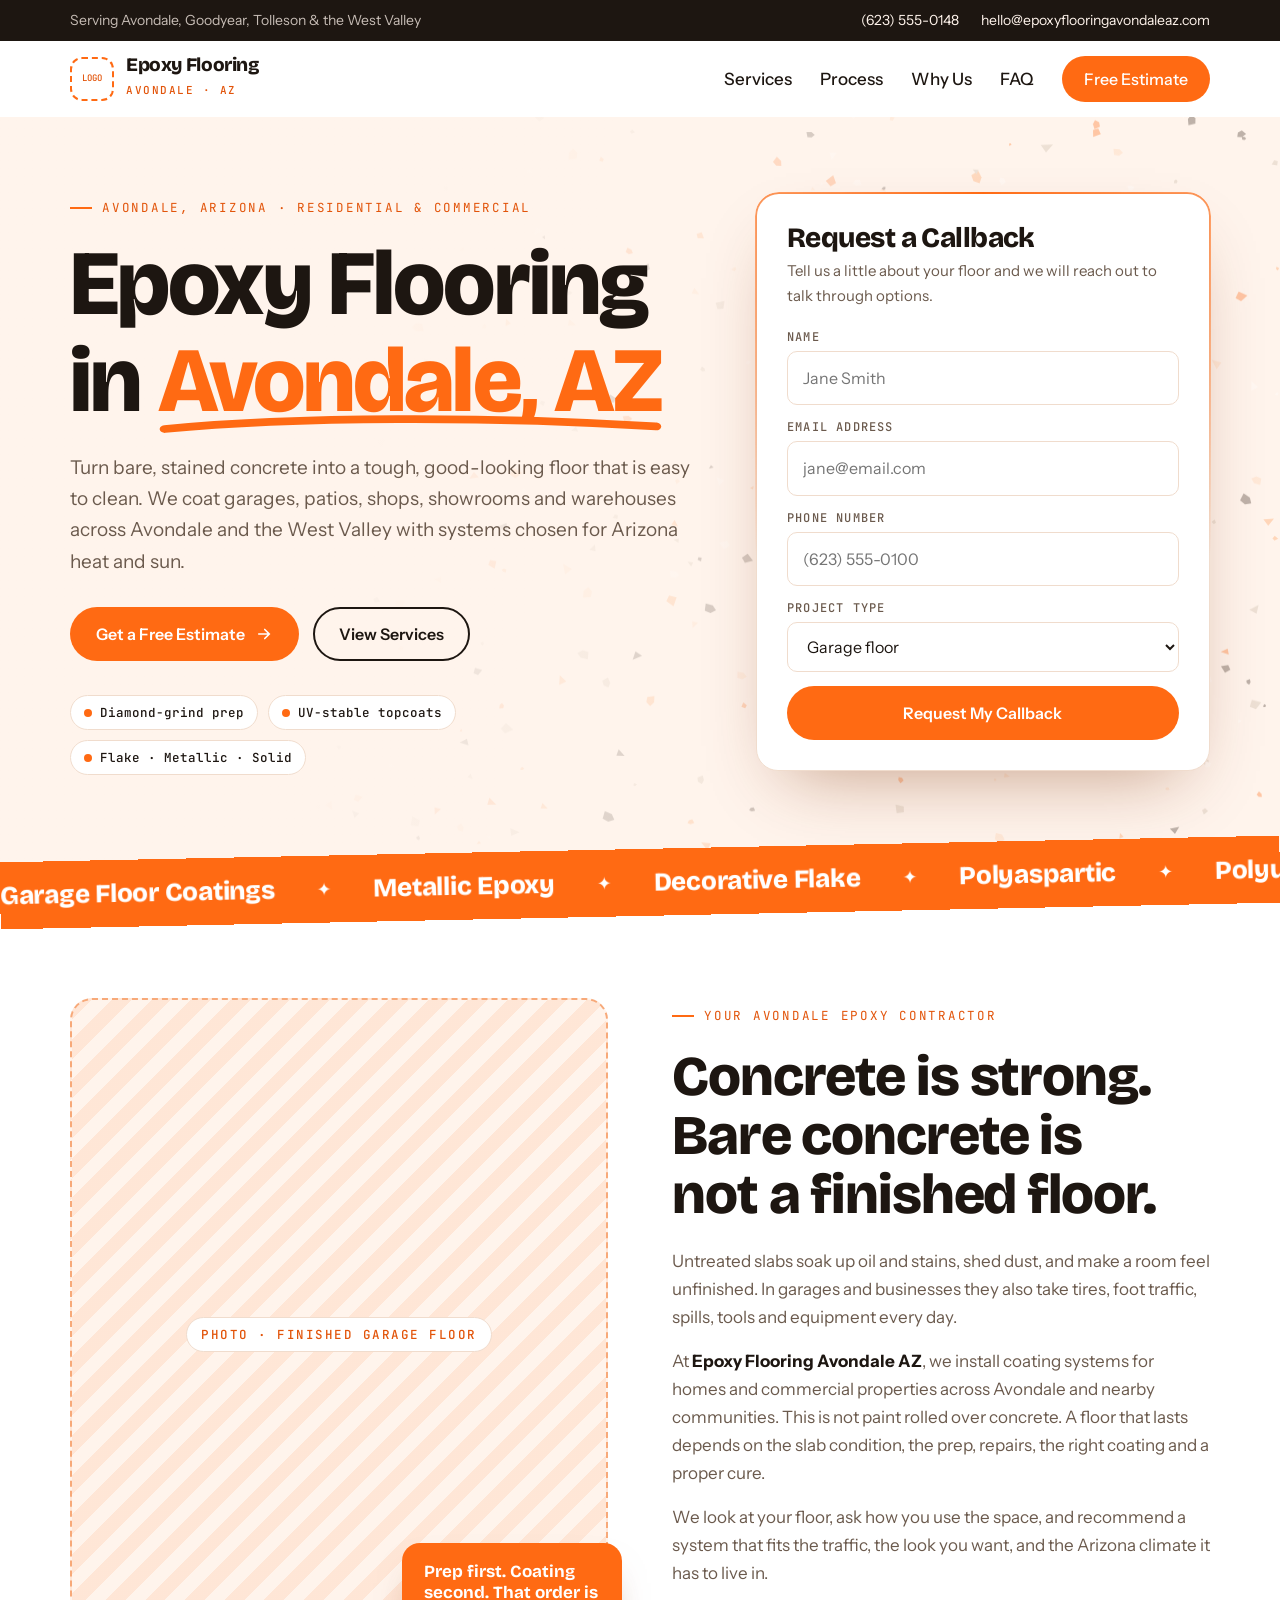
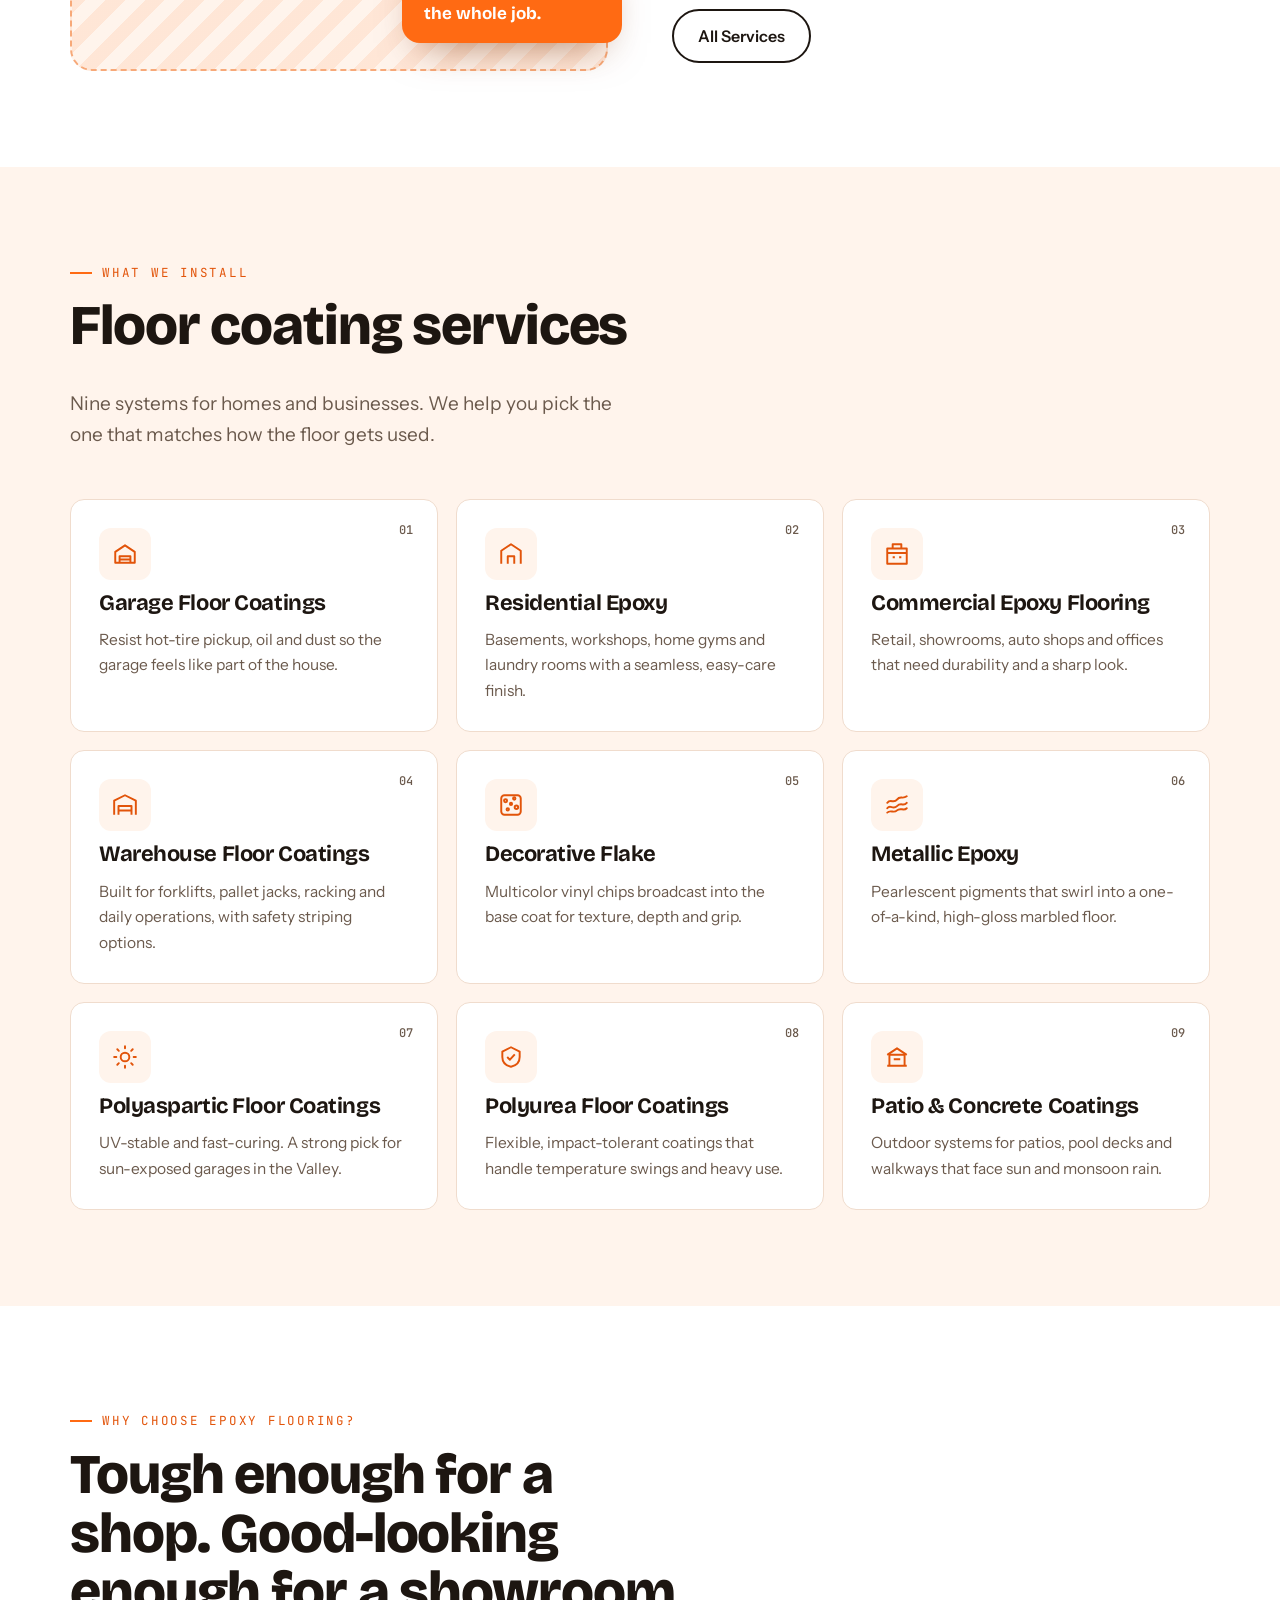
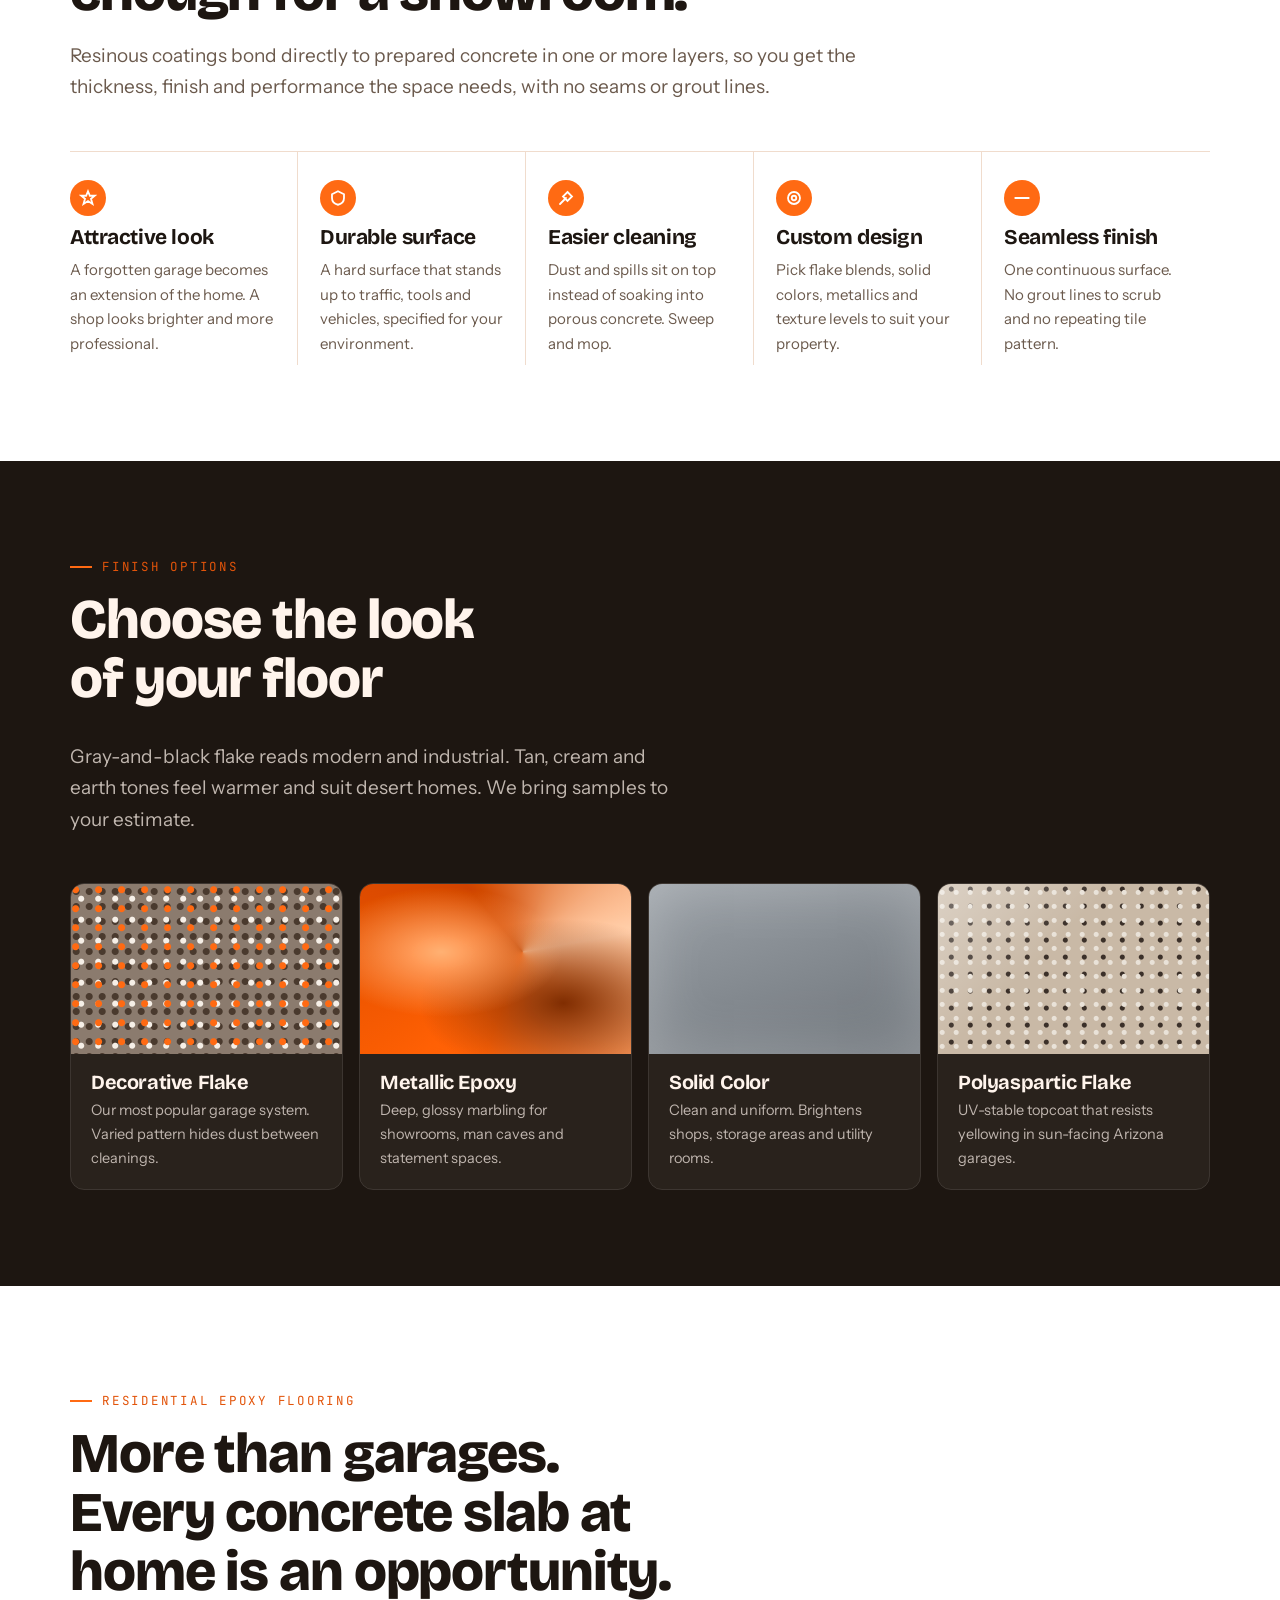
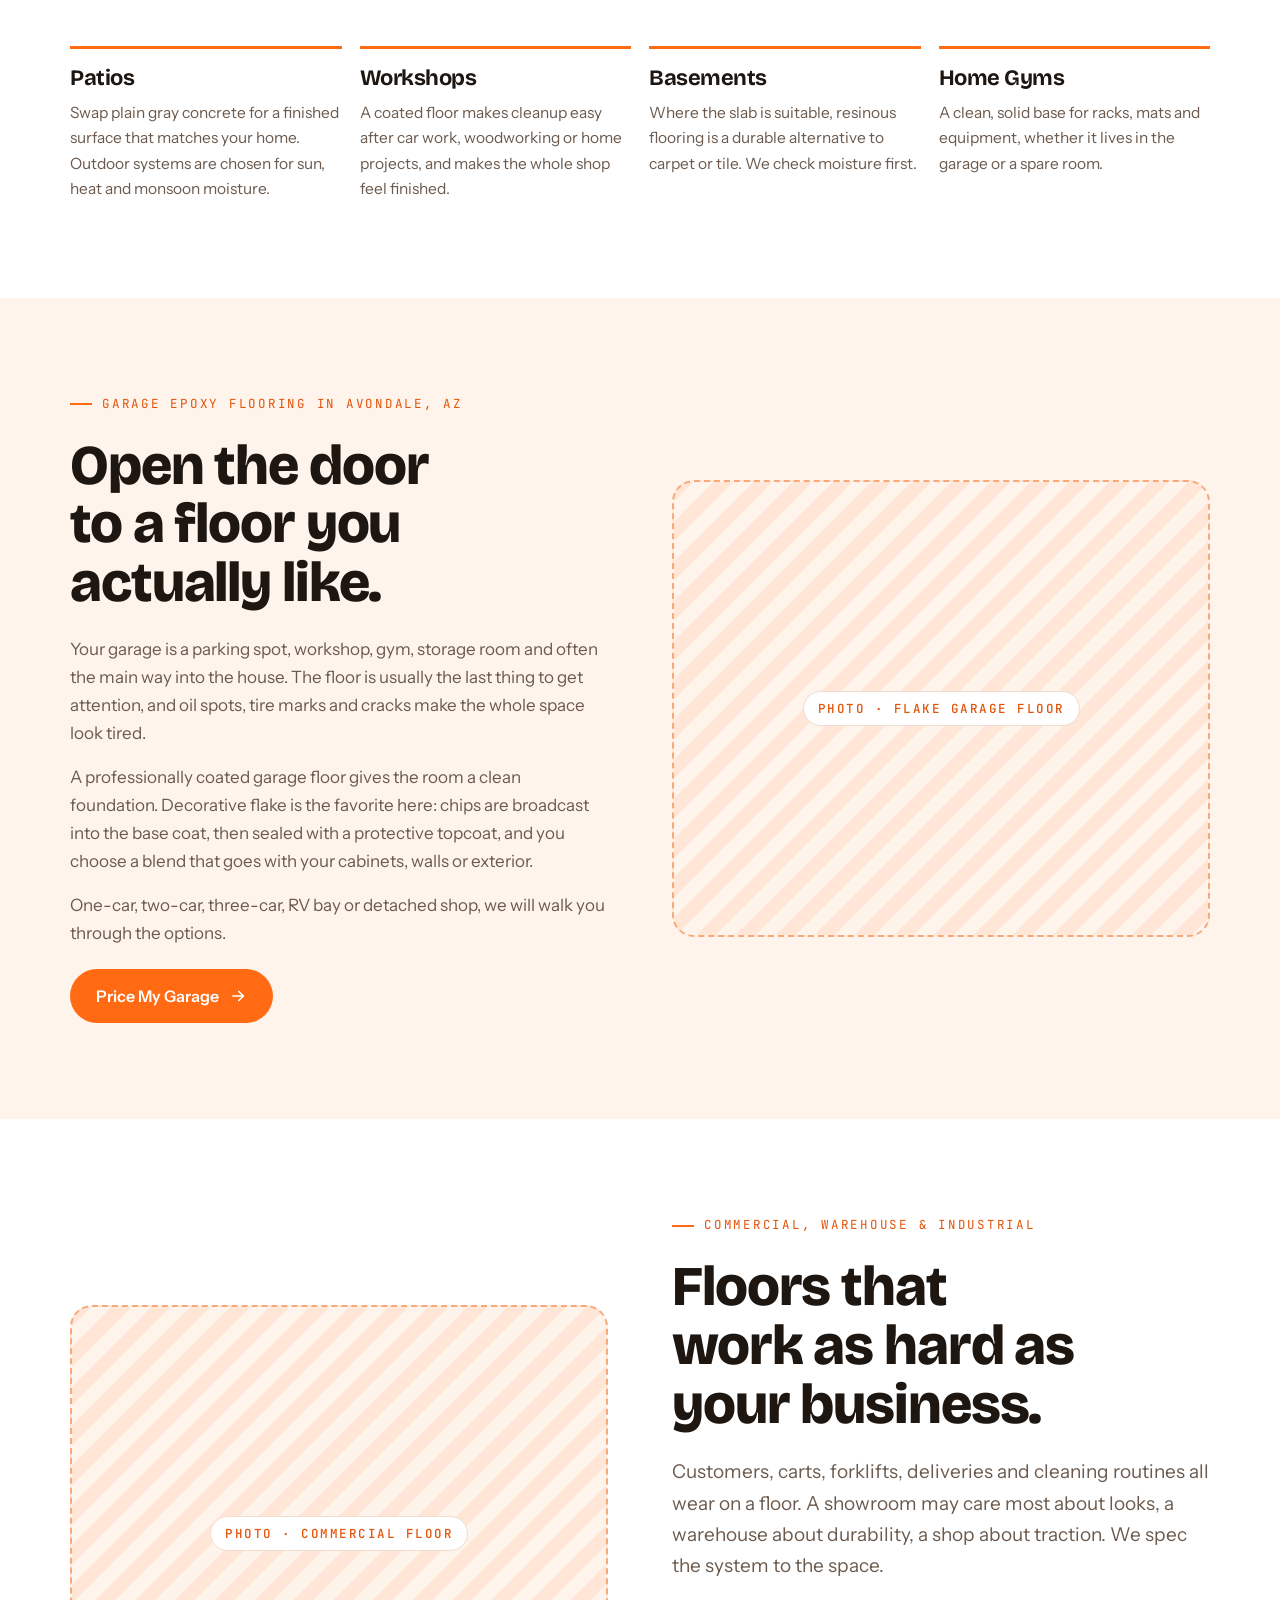
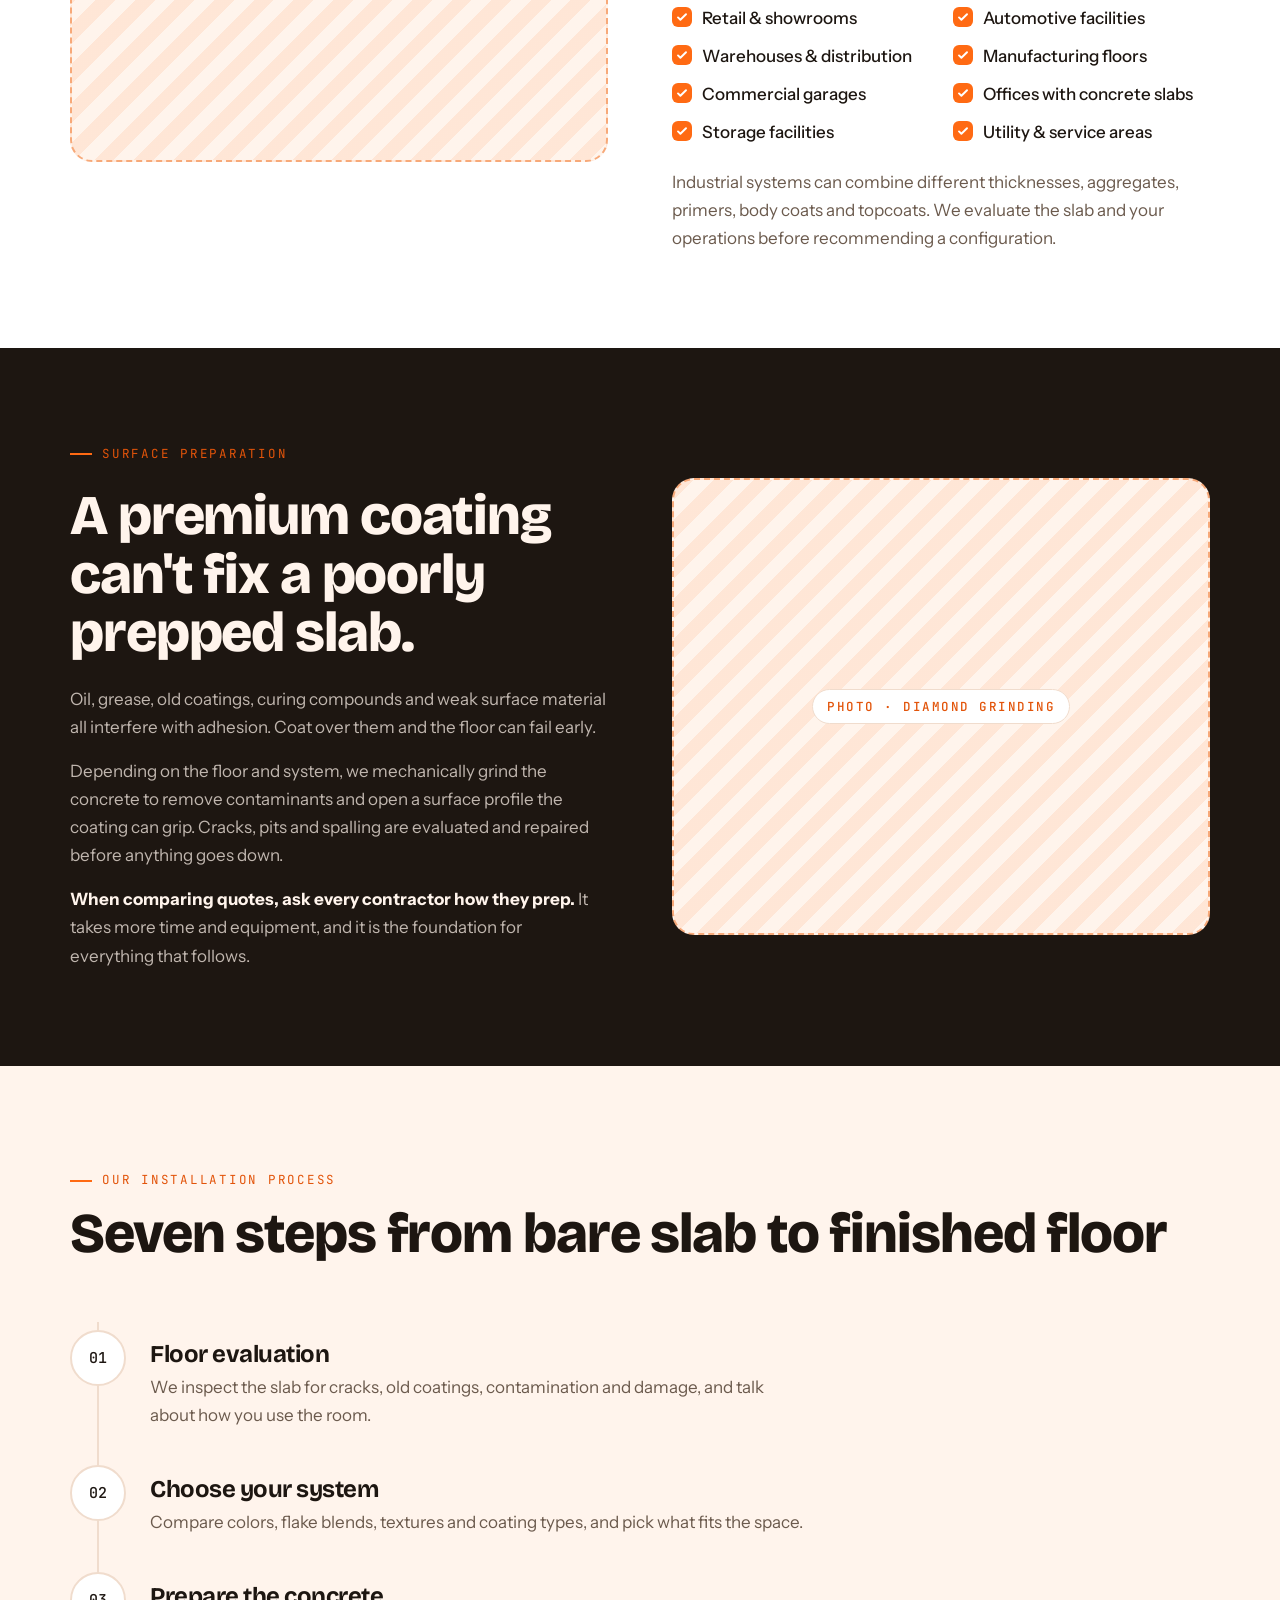
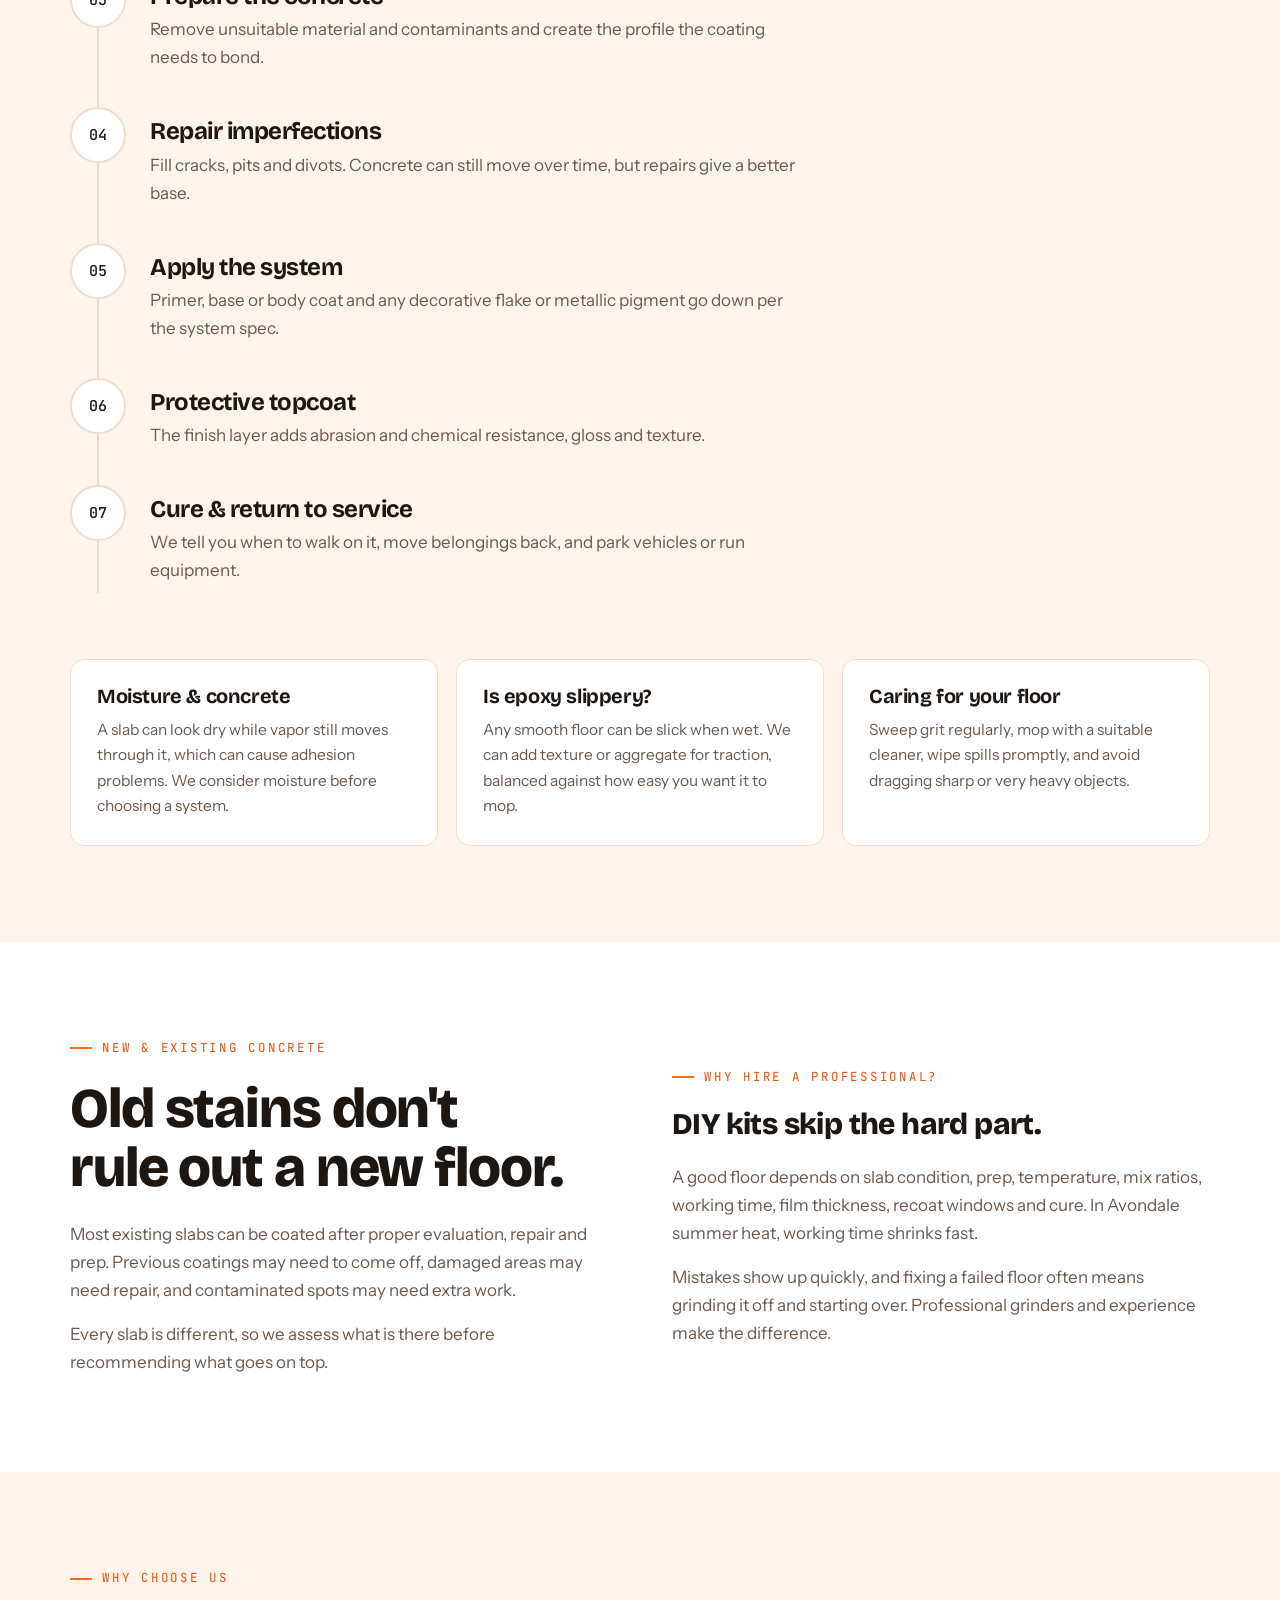
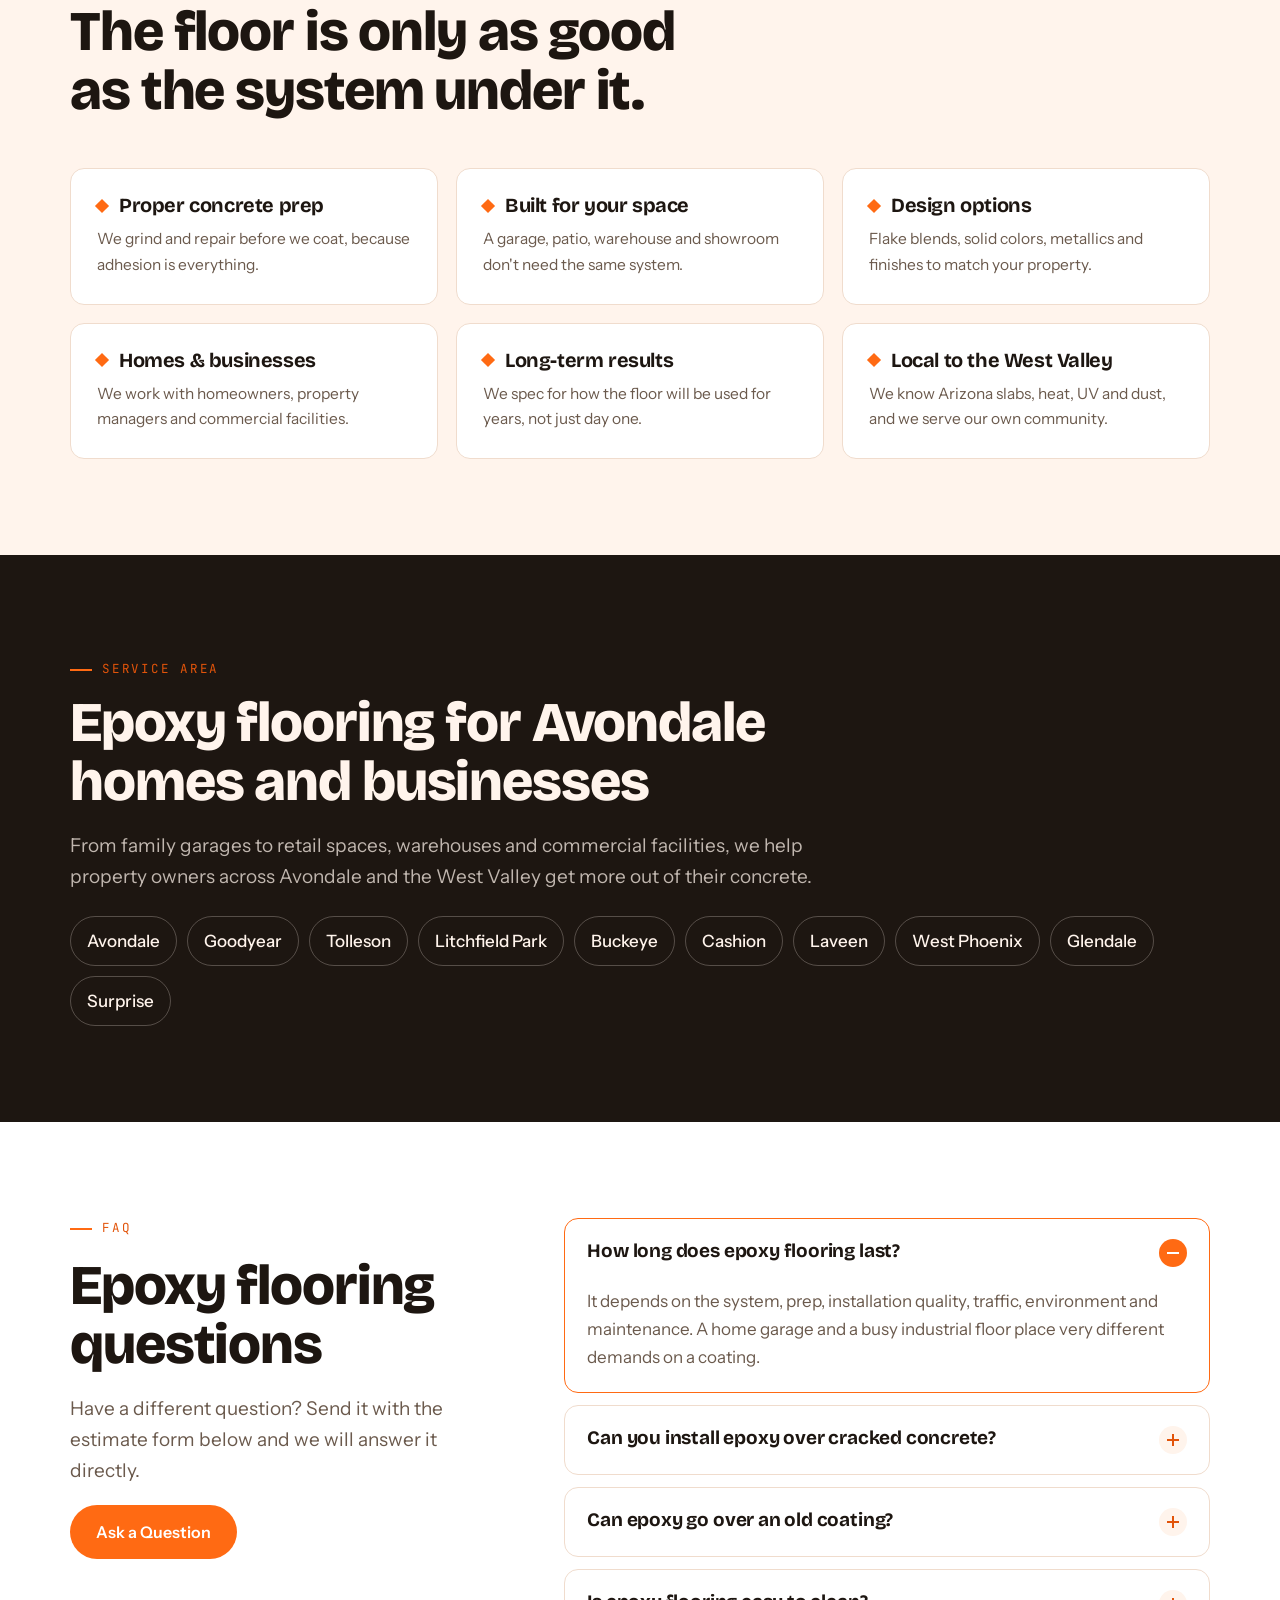
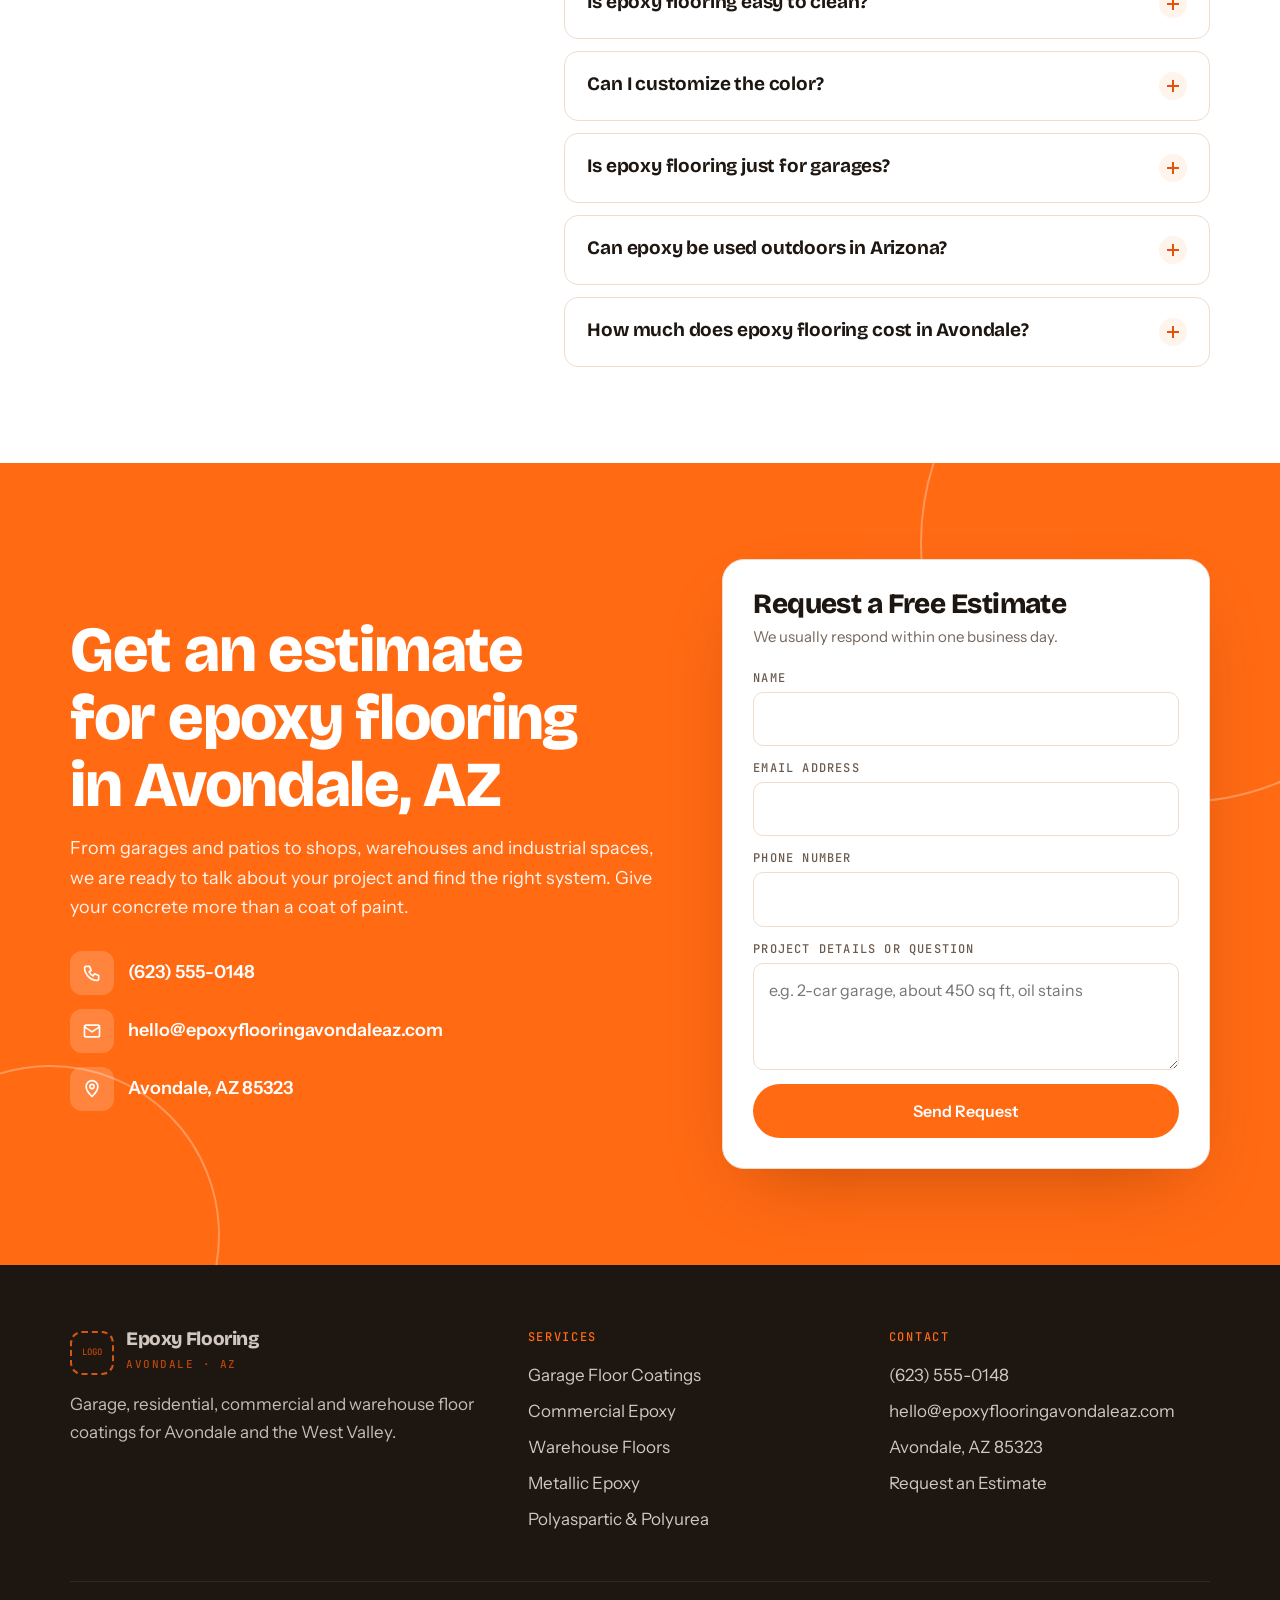
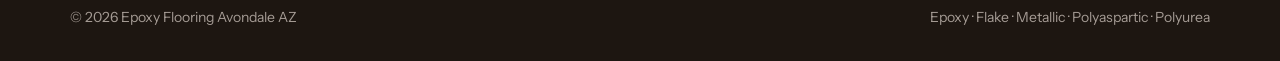
<file: index.html>
<!doctype html>
<html lang="en">
<head>
<meta charset="utf-8">
<meta name="viewport" content="width=device-width, initial-scale=1, viewport-fit=cover">
<title>Epoxy Flooring Avondale AZ</title>
<meta name="description" content="Garage, residential, commercial and warehouse epoxy flooring in Avondale, AZ. Flake, metallic, polyaspartic and polyurea floor coatings.">
<link rel="preconnect" href="https://fonts.googleapis.com">
<link rel="preconnect" href="https://fonts.gstatic.com" crossorigin>
<link rel="stylesheet" href="https://fonts.googleapis.com/css2?family=Bricolage+Grotesque:opsz,wght@12..96,500;12..96,700;12..96,800&family=Instrument+Sans:wght@400;500;600&family=JetBrains+Mono:wght@500&display=swap">
<style>
/* Layout: full-width bands alternating white / warm-tint / deep-orange, content on a 1180px rail; hero carries an animated flake-floor canvas. */
:root{
  --bg:#ffffff;
  --tint:#fff4ec;
  --ink:#1d1611;
  --muted:#6b5a4d;
  --line:#f0dccd;
  --orange:#ff6a13;
  --orange-deep:#e2540a;
  --on-orange:#ffffff;
  --card:#ffffff;
  --band:#1d1611;
  --on-band:#fff4ec;
  --display:"Bricolage Grotesque",ui-sans-serif,system-ui,sans-serif;
  --body:"Instrument Sans",ui-sans-serif,system-ui,-apple-system,"Segoe UI",sans-serif;
  --mono:"JetBrains Mono",ui-monospace,Menlo,Consolas,monospace;
  --r:14px;
}
@media (prefers-color-scheme:dark){:root:not([data-theme="light"]){
  --bg:#151009;--tint:#1e1710;--ink:#fbf1e9;--muted:#c3ab98;--line:#3a2b1f;--orange:#ff7a2b;--orange-deep:#ff6a13;--on-orange:#1a0d03;--card:#1e1710;--band:#0d0905;--on-band:#fbf1e9;color-scheme:dark}}
:root[data-theme="dark"]{--bg:#151009;--tint:#1e1710;--ink:#fbf1e9;--muted:#c3ab98;--line:#3a2b1f;--orange:#ff7a2b;--orange-deep:#ff6a13;--on-orange:#1a0d03;--card:#1e1710;--band:#0d0905;--on-band:#fbf1e9;color-scheme:dark}

*{box-sizing:border-box}
html{scroll-behavior:smooth}
body{background:var(--bg);color:var(--ink);font-family:var(--body);font-size:17px;line-height:1.65;overflow-x:hidden}
h1,h2,h3,h4{font-family:var(--display);line-height:1.05;margin:0;text-wrap:balance;letter-spacing:-.02em}
p{margin:0}
a{color:inherit}
.wrap{max-width:1180px;margin:0 auto;padding-left:max(20px,env(safe-area-inset-left,0px));padding-right:max(20px,env(safe-area-inset-right,0px))}
section{padding-block:96px}
.eyebrow{font-family:var(--mono);font-size:12.5px;letter-spacing:.14em;text-transform:uppercase;color:var(--orange-deep);display:inline-flex;align-items:center;gap:10px}
.eyebrow::before{content:"";width:22px;height:2px;background:var(--orange)}
.h2{font-size:clamp(32px,4.6vw,56px);font-weight:800}
.lead{font-size:19px;color:var(--muted);max-width:62ch}
.prose{display:grid;gap:16px;max-width:64ch;color:var(--muted)}
.prose strong{color:var(--ink)}

/* buttons */
.btn{display:inline-flex;align-items:center;gap:10px;font:600 16px var(--body);padding:15px 24px;border-radius:999px;border:2px solid transparent;text-decoration:none;cursor:pointer;position:relative;overflow:hidden;isolation:isolate;transition:transform .25s,box-shadow .25s}
.btn-primary{background:var(--orange);color:var(--on-orange)}
.btn-primary::after{content:"";position:absolute;inset:0;background:var(--ink);transform:translateX(-101%);transition:transform .45s cubic-bezier(.7,0,.2,1);z-index:-1}
.btn-primary:hover::after{transform:none}
.btn-primary:hover{color:var(--bg)}
.btn-ghost{border-color:currentColor;color:var(--ink);background:transparent}
.btn-ghost:hover{background:var(--ink);color:var(--bg)}
.btn:hover{transform:translateY(-2px)}
.btn svg{width:18px;height:18px;transition:transform .3s}
.btn:hover svg{transform:translateX(4px)}
:focus-visible{outline:3px solid var(--orange);outline-offset:3px}

/* header */
.topbar{background:var(--band);color:var(--on-band);font-size:14px}
.topbar .wrap{display:flex;justify-content:space-between;gap:16px;padding-block:9px;flex-wrap:wrap}
.topbar a{text-decoration:none}
.topbar span{opacity:.75}
header.nav{position:sticky;top:env(safe-area-inset-top,0px);z-index:50;background:color-mix(in srgb,var(--bg) 88%,transparent);backdrop-filter:blur(14px);-webkit-backdrop-filter:blur(14px);border-bottom:1px solid transparent;transition:border-color .3s,box-shadow .3s}
header.nav.scrolled{border-color:var(--line);box-shadow:0 10px 30px -20px rgba(80,30,0,.35)}
.nav .wrap{display:flex;align-items:center;justify-content:space-between;gap:20px;padding-block:14px}
.logo{display:flex;align-items:center;gap:12px;text-decoration:none}
.logo-mark{width:44px;height:44px;border-radius:12px;border:2px dashed var(--orange);display:grid;place-items:center;font:500 9px var(--mono);color:var(--orange-deep);text-align:center;line-height:1.1}
.logo b{font:800 19px/1 var(--display);display:block;letter-spacing:-.02em}
.logo small{font:500 11px var(--mono);letter-spacing:.14em;color:var(--orange-deep);text-transform:uppercase}
.menu{display:flex;align-items:center;gap:28px;list-style:none;margin:0;padding:0}
.menu a{text-decoration:none;font-weight:500;position:relative}
.menu a:not(.btn)::after{content:"";position:absolute;left:0;right:0;bottom:-4px;height:2px;background:var(--orange);transform:scaleX(0);transform-origin:right;transition:transform .3s}
.menu a:not(.btn):hover::after{transform:scaleX(1);transform-origin:left}
.menu .btn{padding:11px 20px}
.burger{display:none;background:none;border:0;width:44px;height:44px;cursor:pointer;color:var(--ink)}
.burger span{display:block;width:24px;height:2px;background:currentColor;margin:6px auto;transition:transform .3s,opacity .3s}
.nav.open .burger span:nth-child(1){transform:translateY(8px) rotate(45deg)}
.nav.open .burger span:nth-child(2){opacity:0}
.nav.open .burger span:nth-child(3){transform:translateY(-8px) rotate(-45deg)}

/* hero */
.hero{position:relative;padding-block:72px 88px;overflow:hidden;background:var(--tint)}
#flakes{position:absolute;inset:0;width:100%;height:100%;opacity:.55}
.hero::after{content:"";position:absolute;inset:0;background:linear-gradient(100deg,var(--tint) 30%,color-mix(in srgb,var(--tint) 40%,transparent) 75%);pointer-events:none}
.hero .wrap{position:relative;z-index:2;display:grid;grid-template-columns:1.25fr .9fr;gap:56px;align-items:center}
.hero h1{font-size:clamp(44px,7.2vw,92px);font-weight:800;margin-block:18px 22px}
.hero h1 .w{display:inline-block;animation:rise .9s cubic-bezier(.2,.8,.2,1) both}
.hero h1 .hl{color:var(--orange);position:relative}
.hero h1 .hl svg{position:absolute;left:0;bottom:-.08em;width:100%;height:.28em;overflow:visible}
.hero h1 .hl path{stroke:var(--orange);stroke-width:6;fill:none;stroke-linecap:round;stroke-dasharray:420;stroke-dashoffset:420;animation:draw 1.1s .9s ease-out forwards}
@keyframes rise{from{transform:translateY(.5em);opacity:.0001}}
@keyframes draw{to{stroke-dashoffset:0}}
.hero .ctas{display:flex;gap:14px;flex-wrap:wrap;margin-top:30px}
.chips{display:flex;flex-wrap:wrap;gap:10px;margin-top:34px}
.chip{font:500 12.5px var(--mono);padding:8px 13px;border-radius:999px;background:var(--bg);border:1px solid var(--line);display:inline-flex;gap:8px;align-items:center}
.chip i{width:8px;height:8px;border-radius:50%;background:var(--orange);display:block}

.form-card{background:var(--card);border-radius:22px;padding:30px;box-shadow:0 30px 70px -30px rgba(120,45,0,.45);border:1px solid var(--line);position:relative;animation:float-in 1s .3s cubic-bezier(.2,.8,.2,1) both}
@keyframes float-in{from{transform:translateY(30px) rotate(1.5deg);opacity:.0001}}
.form-card::before{content:"";position:absolute;inset:-2px;border-radius:24px;padding:2px;background:conic-gradient(from var(--a,0deg),var(--orange),transparent 30%,transparent 70%,var(--orange));-webkit-mask:linear-gradient(#000 0 0) content-box,linear-gradient(#000 0 0);-webkit-mask-composite:xor;mask-composite:exclude;animation:spin 6s linear infinite;pointer-events:none}
@property --a{syntax:"<angle>";inherits:false;initial-value:0deg}
@keyframes spin{to{--a:360deg}}
.form-card h3{font-size:28px;font-weight:800}
.form-card p.sub{color:var(--muted);font-size:15px;margin-block:6px 20px}
.field{display:grid;gap:6px;margin-bottom:14px}
.field label{font:500 12px var(--mono);letter-spacing:.1em;text-transform:uppercase;color:var(--muted)}
.field input,.field textarea,.field select{font:inherit;font-size:16px;padding:13px 15px;border-radius:10px;border:1.5px solid var(--line);background:var(--bg);color:var(--ink);transition:border-color .2s,box-shadow .2s;width:100%}
.field input:focus,.field textarea:focus,.field select:focus{outline:none;border-color:var(--orange);box-shadow:0 0 0 4px color-mix(in srgb,var(--orange) 20%,transparent)}
.form-card .btn{width:100%;justify-content:center}
.form-ok{margin-top:14px;padding:12px 14px;border-radius:10px;background:var(--tint);border:1px solid var(--orange);font-size:15px}

/* marquee */
.marquee{background:var(--orange);color:var(--on-orange);overflow:hidden;padding-block:18px;transform:rotate(-1.2deg);margin-block:-14px;position:relative;z-index:3}
.marquee .track{display:flex;gap:42px;width:max-content;animation:scroll 38s linear infinite;font:800 26px var(--display);letter-spacing:-.01em;white-space:nowrap}
.marquee .track span{display:inline-flex;align-items:center;gap:42px}
.marquee .track span::after{content:"✦";font-size:18px}
@keyframes scroll{to{transform:translateX(-50%)}}

/* intro split */
.split{display:grid;grid-template-columns:1fr 1fr;gap:64px;align-items:center}
.split > *{min-width:0}
.photo{aspect-ratio:4/3.4;max-width:100%;border-radius:22px;position:relative;overflow:hidden;background:
  repeating-linear-gradient(135deg,color-mix(in srgb,var(--orange) 10%,var(--tint)) 0 14px,var(--tint) 14px 28px);
  border:2px dashed color-mix(in srgb,var(--orange) 45%,var(--line));display:grid;place-items:center;text-align:center}
.photo span{font:500 12.5px var(--mono);letter-spacing:.12em;text-transform:uppercase;color:var(--orange-deep);background:var(--bg);padding:8px 14px;border-radius:999px;border:1px solid var(--line)}
.photo.tall{aspect-ratio:4/5}
.photo-wrap{position:relative}
.badge{position:absolute;right:-14px;bottom:28px;background:var(--orange);color:var(--on-orange);border-radius:18px;padding:18px 22px;font:700 17px/1.25 var(--display);max-width:220px;box-shadow:0 20px 40px -20px rgba(120,45,0,.6);animation:bob 5s ease-in-out infinite}
@keyframes bob{50%{transform:translateY(-10px)}}

/* services */
.services{background:var(--tint)}
.sec-head{display:flex;justify-content:space-between;align-items:end;gap:32px;flex-wrap:wrap;margin-bottom:48px}
.sec-head > div{display:grid;gap:14px;max-width:680px}
.grid-svc{display:grid;grid-template-columns:repeat(3,1fr);gap:18px}
.svc{background:var(--card);border:1px solid var(--line);border-radius:var(--r);padding:28px;display:grid;gap:12px;align-content:start;position:relative;overflow:hidden;transition:transform .35s cubic-bezier(.2,.8,.2,1),box-shadow .35s,color .35s;text-decoration:none;isolation:isolate}
.svc::before{content:"";position:absolute;inset:0;background:var(--orange);clip-path:circle(0% at 100% 0%);transition:clip-path .55s cubic-bezier(.7,0,.2,1);z-index:-1}
.svc:hover{transform:translateY(-6px);box-shadow:0 26px 50px -28px rgba(120,45,0,.55);color:var(--on-orange)}
.svc:hover::before{clip-path:circle(150% at 100% 0%)}
.svc:hover p,.svc:hover .num{color:var(--on-orange)}
.svc .ico{width:52px;height:52px;border-radius:12px;background:var(--tint);display:grid;place-items:center;color:var(--orange-deep);transition:background .35s,color .35s,transform .5s}
.svc:hover .ico{background:var(--on-orange);color:var(--orange);transform:rotate(-8deg) scale(1.05)}
.svc .ico svg{width:26px;height:26px}
.svc h3{font-size:22px;font-weight:700}
.svc p{color:var(--muted);font-size:15.5px;transition:color .35s}
.svc .num{position:absolute;top:22px;right:24px;font:500 12px var(--mono);color:var(--muted)}

/* benefits */
.benefits{display:grid;grid-template-columns:repeat(5,1fr);gap:0;border-top:1px solid var(--line);margin-top:48px}
.ben{padding:28px 22px 8px 0;border-right:1px solid var(--line);display:grid;gap:10px;align-content:start}
.ben + .ben{padding-left:22px}
.ben:last-child{border-right:0}
.ben h3{font-size:21px;font-weight:700}
.ben p{color:var(--muted);font-size:15px}
.ben .dot{width:36px;height:36px;border-radius:50%;background:var(--orange);display:grid;place-items:center;color:var(--on-orange)}
.ben .dot svg{width:18px;height:18px}

/* dark band — finishes */
.band{background:var(--band);color:var(--on-band)}
.band .lead,.band .prose{color:color-mix(in srgb,var(--on-band) 72%,transparent)}
.band .prose strong{color:var(--on-band)}
.finishes{display:grid;grid-template-columns:repeat(4,1fr);gap:16px;margin-top:48px}
.finish{border-radius:var(--r);overflow:hidden;border:1px solid color-mix(in srgb,var(--on-band) 14%,transparent)}
.finish .swatch{height:170px;position:relative;transition:transform .6s}
.finish:hover .swatch{transform:scale(1.06)}
.finish .meta{padding:18px 20px;display:grid;gap:6px;background:color-mix(in srgb,var(--on-band) 5%,transparent);position:relative}
.finish h3{font-size:20px;font-weight:700}
.finish p{font-size:14.5px;color:color-mix(in srgb,var(--on-band) 70%,transparent)}
.sw-flake{background:radial-gradient(circle at 20% 30%,#ff6a13 0 3px,transparent 4px) 0 0/23px 19px,radial-gradient(circle at 60% 70%,#f6efe7 0 2.5px,transparent 3.5px) 0 0/17px 21px,radial-gradient(circle at 40% 50%,#4a3a2e 0 3px,transparent 4px) 0 0/13px 15px,#8b7b6e}
.sw-metal{background:radial-gradient(ellipse at 30% 40%,#ffb27a 0,transparent 45%),radial-gradient(ellipse at 75% 70%,#7a2e06 0,transparent 50%),conic-gradient(from 200deg at 60% 40%,#ff6a13,#c44400,#ffd2b0,#ff6a13);filter:saturate(1.1)}
.sw-solid{background:linear-gradient(160deg,#9aa0a6,#6f757b);box-shadow:inset 0 0 60px rgba(255,255,255,.25)}
.sw-poly{background:linear-gradient(135deg,rgba(255,255,255,.35),transparent 40%),radial-gradient(circle at 30% 60%,#e9e2d8 0 2px,transparent 3px) 0 0/14px 14px,radial-gradient(circle at 70% 30%,#3b3029 0 2px,transparent 3px) 0 0/19px 17px,#c9b9a6}

/* residential spaces */
.spaces{display:grid;grid-template-columns:repeat(4,1fr);gap:18px;margin-top:44px}
.space{border-top:3px solid var(--orange);padding-top:18px;display:grid;gap:10px;align-content:start}
.space h3{font-size:22px;font-weight:700}
.space p{color:var(--muted);font-size:15.5px}
.list-check{list-style:none;padding:0;margin:0;display:grid;grid-template-columns:1fr 1fr;gap:10px 24px}
.list-check li{display:flex;gap:10px;align-items:start;font-weight:500}
.list-check li::before{content:"";flex:none;width:20px;height:20px;margin-top:3px;border-radius:6px;background:var(--orange) url("data:image/svg+xml,%3Csvg xmlns='http://www.w3.org/2000/svg' viewBox='0 0 20 20'%3E%3Cpath d='M5 10.5l3 3 7-7' stroke='white' stroke-width='2.4' fill='none' stroke-linecap='round' stroke-linejoin='round'/%3E%3C/svg%3E") center/16px no-repeat}

/* process */
.process{background:var(--tint)}
.steps{position:relative;display:grid;gap:0;margin-top:48px;max-width:860px}
.steps::before{content:"";position:absolute;left:27px;top:10px;bottom:10px;width:2px;background:var(--line)}
.steps .fill{position:absolute;left:27px;top:10px;width:2px;height:0;background:var(--orange);transition:height .15s linear}
.step{display:grid;grid-template-columns:56px 1fr;gap:24px;padding-block:18px;position:relative}
.step .n{width:56px;height:56px;border-radius:50%;background:var(--bg);border:2px solid var(--line);display:grid;place-items:center;font:500 15px var(--mono);z-index:1;transition:background .4s,border-color .4s,color .4s,transform .4s}
.step.on .n{background:var(--orange);border-color:var(--orange);color:var(--on-orange);transform:scale(1.06)}
.step h3{font-size:24px;font-weight:700;margin-top:12px}
.step p{color:var(--muted);margin-top:6px;max-width:60ch}

/* notes trio */
.trio{display:grid;grid-template-columns:repeat(3,1fr);gap:18px;margin-top:56px}
.note{background:var(--card);border:1px solid var(--line);border-radius:var(--r);padding:26px;display:grid;gap:10px;align-content:start}
.note h3{font-size:20px;font-weight:700}
.note p{color:var(--muted);font-size:15.5px}

/* why us */
.why{display:grid;grid-template-columns:repeat(3,1fr);gap:18px;margin-top:44px}
.why-item{padding:26px;border-radius:var(--r);border:1px solid var(--line);display:grid;gap:10px;align-content:start;transition:border-color .3s,transform .3s}
.why-item:hover{border-color:var(--orange);transform:translateY(-4px)}
.why-item h3{font-size:20px;font-weight:700;display:flex;gap:12px;align-items:center}
.why-item h3::before{content:"";width:10px;height:10px;background:var(--orange);transform:rotate(45deg);flex:none}
.why-item p{color:var(--muted);font-size:15.5px}

/* areas */
.areas{display:flex;flex-wrap:wrap;gap:10px;margin-top:24px}
.areas span{padding:10px 16px;border-radius:999px;border:1.5px solid color-mix(in srgb,var(--on-band) 25%,transparent);font-weight:500;transition:background .25s,color .25s,border-color .25s}
.areas span:hover{background:var(--orange);border-color:var(--orange);color:var(--on-orange)}

/* faq */
.faq{display:grid;grid-template-columns:.8fr 1.2fr;gap:64px;align-items:start}
.faq > *{min-width:0}
.faq-list{display:grid;gap:12px}
details{border:1px solid var(--line);border-radius:var(--r);background:var(--card);transition:border-color .3s}
details[open]{border-color:var(--orange)}
summary{list-style:none;cursor:pointer;padding:20px 22px;display:flex;justify-content:space-between;gap:16px;font:700 19px/1.3 var(--display);letter-spacing:-.01em}
summary::-webkit-details-marker{display:none}
summary .pm{flex:none;width:28px;height:28px;border-radius:50%;background:var(--tint);position:relative;transition:transform .35s,background .3s}
summary .pm::before,summary .pm::after{content:"";position:absolute;left:8px;right:8px;top:13px;height:2px;background:var(--orange-deep)}
summary .pm::after{transform:rotate(90deg);transition:transform .35s}
details[open] .pm{background:var(--orange);transform:rotate(180deg)}
details[open] .pm::before,details[open] .pm::after{background:var(--on-orange)}
details[open] .pm::after{transform:rotate(0)}
details .ans{padding:0 22px 20px;color:var(--muted);display:grid;gap:10px}
details[open] .ans{animation:open .4s ease}
@keyframes open{from{opacity:.0001;transform:translateY(-6px)}}

/* cta */
.cta{background:var(--orange);color:var(--on-orange);position:relative;overflow:hidden}
.cta .wrap{display:grid;grid-template-columns:1.1fr .9fr;gap:56px;align-items:center;position:relative;z-index:1}
.cta .wrap > *{min-width:0}
.cta h2{font-size:clamp(36px,5vw,64px);font-weight:800}
.cta p{font-size:18px;opacity:.92;max-width:52ch;margin-top:16px}
.cta .ring{position:absolute;border-radius:50%;border:2px solid color-mix(in srgb,var(--on-orange) 30%,transparent);animation:pulse 6s ease-in-out infinite}
@keyframes pulse{50%{transform:scale(1.12);opacity:.5}}
.cta .form-card{animation:none;color:var(--ink)}
.cta .form-card::before{display:none}
.contact-lines{display:grid;gap:14px;margin-top:28px}
.contact-lines div{display:flex;gap:14px;align-items:center;font-weight:600;font-size:18px}
.contact-lines .ci{width:44px;height:44px;border-radius:12px;background:color-mix(in srgb,var(--on-orange) 18%,transparent);display:grid;place-items:center;flex:none}
.contact-lines svg{width:20px;height:20px}
.contact-lines a{text-decoration:none;user-select:all}

footer{background:var(--band);color:var(--on-band);padding-block:64px 32px}
.foot{display:grid;grid-template-columns:1.3fr 1fr 1fr;gap:40px}
.foot h4{font:500 12px var(--mono);letter-spacing:.14em;text-transform:uppercase;color:var(--orange);margin-bottom:16px}
.foot ul{list-style:none;padding:0;margin:0;display:grid;gap:8px}
.foot a{text-decoration:none;opacity:.8}
.foot a:hover{opacity:1;color:var(--orange)}
.foot p{opacity:.75;max-width:40ch;margin-top:14px}
.copy{border-top:1px solid color-mix(in srgb,var(--on-band) 14%,transparent);margin-top:48px;padding-top:24px;font-size:14px;opacity:.6;display:flex;justify-content:space-between;gap:16px;flex-wrap:wrap}

.callbar{display:none}

/* scroll reveal: only elements below the fold get .pre, so the first frame is complete */
.pre{opacity:0;transform:translateY(34px)}
.reveal{transition:opacity .9s cubic-bezier(.2,.8,.2,1),transform .9s cubic-bezier(.2,.8,.2,1)}

@media (max-width:1020px){
  .hero .wrap,.split,.faq,.cta .wrap{grid-template-columns:1fr}
  .grid-svc,.why,.trio{grid-template-columns:1fr 1fr}
  .benefits{grid-template-columns:1fr 1fr}
  .ben,.ben + .ben{padding:22px 0;border-right:0;border-bottom:1px solid var(--line)}
  .finishes,.spaces{grid-template-columns:1fr 1fr}
  .foot{grid-template-columns:1fr 1fr}
  .badge{right:12px}
}
@media (max-width:820px){
  .menu{position:fixed;inset:0 0 auto 0;top:0;flex-direction:column;align-items:stretch;gap:0;background:var(--bg);padding:96px max(20px,env(safe-area-inset-right,0px)) 28px max(20px,env(safe-area-inset-left,0px));transform:translateY(-110%);transition:transform .5s cubic-bezier(.7,0,.2,1);box-shadow:0 30px 60px -30px rgba(0,0,0,.4);z-index:-1}
  .menu li{border-bottom:1px solid var(--line)}
  .menu li:last-child{border:0;padding-top:18px}
  .menu a:not(.btn){display:block;padding:16px 0;font:700 24px var(--display)}
  .menu .btn{width:100%;justify-content:center}
  .nav.open .menu{transform:none}
  .burger{display:block}
  .topbar span{display:none}
  section{padding-block:72px}
  .callbar{display:flex;position:fixed;left:0;right:0;bottom:0;z-index:60;gap:10px;padding:10px max(14px,env(safe-area-inset-right,0px)) calc(10px + env(safe-area-inset-bottom,0px)) max(14px,env(safe-area-inset-left,0px));background:var(--bg);border-top:1px solid var(--line)}
  .callbar a{flex:1;justify-content:center;padding:13px}
  footer{padding-bottom:110px}
}
@media (max-width:600px){
  .grid-svc,.why,.trio,.benefits,.finishes,.spaces,.foot,.list-check{grid-template-columns:1fr}
  .form-card{padding:22px}
  .marquee .track{font-size:20px}
  .hero{padding-block:48px 72px}
}
@media (prefers-reduced-motion:reduce){
  *,*::before,*::after{animation-duration:.01ms!important;animation-iteration-count:1!important;transition-duration:.01ms!important;scroll-behavior:auto!important}
  .pre{opacity:1;transform:none}
  .hero h1 .hl path{stroke-dashoffset:0}
}
</style>
<style>body{margin:0}img{max-width:100%}[hidden]{display:none!important}</style>
</head>
<body>
<div class="topbar"><div class="wrap">
  <span>Serving Avondale, Goodyear, Tolleson &amp; the West Valley</span>
  <div style="display:flex;gap:22px"><a href="tel:+16235550148">(623) 555-0148</a><a href="mailto:hello@epoxyflooringavondaleaz.com">hello@epoxyflooringavondaleaz.com</a></div>
</div></div>

<header class="nav" id="nav"><div class="wrap">
  <a class="logo" href="#top" aria-label="Epoxy Flooring Avondale AZ home">
    <span class="logo-mark">LOGO</span>
    <span><b>Epoxy Flooring</b><small>Avondale · AZ</small></span>
  </a>
  <button class="burger" id="burger" aria-label="Open menu" aria-expanded="false" aria-controls="menu"><span></span><span></span><span></span></button>
  <ul class="menu" id="menu">
    <li><a href="#services">Services</a></li>
    <li><a href="#process">Process</a></li>
    <li><a href="#why">Why Us</a></li>
    <li><a href="#faq">FAQ</a></li>
    <li><a class="btn btn-primary" href="#estimate">Free Estimate</a></li>
  </ul>
</div></header>

<main id="top">
<section class="hero">
  <canvas id="flakes" aria-hidden="true"></canvas>
  <div class="wrap">
    <div>
      <span class="eyebrow">Avondale, Arizona · Residential &amp; Commercial</span>
      <h1><span class="w">Epoxy</span> <span class="w" style="animation-delay:.08s">Flooring</span> <span class="w" style="animation-delay:.16s">in</span> <span class="w hl" style="animation-delay:.24s">Avondale,&nbsp;AZ<svg viewBox="0 0 300 20" preserveAspectRatio="none" aria-hidden="true"><path d="M4 14 C 80 4, 200 4, 296 12"/></svg></span></h1>
      <p class="lead">Turn bare, stained concrete into a tough, good-looking floor that is easy to clean. We coat garages, patios, shops, showrooms and warehouses across Avondale and the West Valley with systems chosen for Arizona heat and sun.</p>
      <div class="ctas">
        <a class="btn btn-primary" href="#estimate">Get a Free Estimate <svg viewBox="0 0 24 24" fill="none" stroke="currentColor" stroke-width="2.2" stroke-linecap="round"><path d="M5 12h14M13 6l6 6-6 6"/></svg></a>
        <a class="btn btn-ghost" href="#services">View Services</a>
      </div>
      <div class="chips">
        <span class="chip"><i></i>Diamond-grind prep</span>
        <span class="chip"><i></i>UV-stable topcoats</span>
        <span class="chip"><i></i>Flake · Metallic · Solid</span>
      </div>
    </div>
    <form class="form-card" id="callback" novalidate>
      <h3>Request a Callback</h3>
      <p class="sub">Tell us a little about your floor and we will reach out to talk through options.</p>
      <div class="field"><label for="cb-name">Name</label><input id="cb-name" name="name" autocomplete="name" required placeholder="Jane Smith"></div>
      <div class="field"><label for="cb-email">Email Address</label><input id="cb-email" name="email" type="email" autocomplete="email" required placeholder="jane@email.com"></div>
      <div class="field"><label for="cb-phone">Phone Number</label><input id="cb-phone" name="phone" type="tel" autocomplete="tel" required placeholder="(623) 555-0100"></div>
      <div class="field"><label for="cb-type">Project Type</label>
        <select id="cb-type" name="type"><option>Garage floor</option><option>Patio / outdoor concrete</option><option>Commercial space</option><option>Warehouse / industrial</option><option>Other</option></select></div>
      <button class="btn btn-primary" type="submit">Request My Callback</button>
      <div class="form-ok" hidden role="status"></div>
    </form>
  </div>
</section>

<div class="marquee" aria-hidden="true"><div class="track">
  <span>Garage Floor Coatings</span><span>Metallic Epoxy</span><span>Decorative Flake</span><span>Polyaspartic</span><span>Polyurea</span><span>Warehouse Floors</span><span>Patio Coatings</span><span>Commercial Epoxy</span>
  <span>Garage Floor Coatings</span><span>Metallic Epoxy</span><span>Decorative Flake</span><span>Polyaspartic</span><span>Polyurea</span><span>Warehouse Floors</span><span>Patio Coatings</span><span>Commercial Epoxy</span>
</div></div>

<section id="about">
  <div class="wrap split">
    <div class="photo-wrap reveal">
      <div class="photo tall"><span>Photo · Finished garage floor</span></div>
      <div class="badge">Prep first. Coating second. That order is the whole job.</div>
    </div>
    <div style="display:grid;gap:22px">
      <span class="eyebrow reveal">Your Avondale Epoxy Contractor</span>
      <h2 class="h2 reveal">Concrete is strong. Bare concrete is not a finished floor.</h2>
      <div class="prose reveal">
        <p>Untreated slabs soak up oil and stains, shed dust, and make a room feel unfinished. In garages and businesses they also take tires, foot traffic, spills, tools and equipment every day.</p>
        <p>At <strong>Epoxy Flooring Avondale AZ</strong>, we install coating systems for homes and commercial properties across Avondale and nearby communities. This is not paint rolled over concrete. A floor that lasts depends on the slab condition, the prep, repairs, the right coating and a proper cure.</p>
        <p>We look at your floor, ask how you use the space, and recommend a system that fits the traffic, the look you want, and the Arizona climate it has to live in.</p>
      </div>
      <div class="reveal"><a class="btn btn-ghost" href="#services">All Services</a></div>
    </div>
  </div>
</section>

<section class="services" id="services">
  <div class="wrap">
    <div class="sec-head">
      <div><span class="eyebrow reveal">What We Install</span><h2 class="h2 reveal">Floor coating services</h2></div>
      <p class="lead reveal" style="max-width:44ch">Nine systems for homes and businesses. We help you pick the one that matches how the floor gets used.</p>
    </div>
    <div class="grid-svc">
      <a class="svc reveal" href="#estimate"><span class="num">01</span><span class="ico"><svg viewBox="0 0 24 24" fill="none" stroke="currentColor" stroke-width="1.8" stroke-linejoin="round"><path d="M3 10l9-6 9 6v10H3z"/><path d="M7 20v-6h10v6M7 17h10"/></svg></span><h3>Garage Floor Coatings</h3><p>Resist hot-tire pickup, oil and dust so the garage feels like part of the house.</p></a>
      <a class="svc reveal" href="#estimate"><span class="num">02</span><span class="ico"><svg viewBox="0 0 24 24" fill="none" stroke="currentColor" stroke-width="1.8" stroke-linejoin="round"><path d="M3 21V9l9-6 9 6v12"/><path d="M9 21v-7h6v7"/></svg></span><h3>Residential Epoxy</h3><p>Basements, workshops, home gyms and laundry rooms with a seamless, easy-care finish.</p></a>
      <a class="svc reveal" href="#estimate"><span class="num">03</span><span class="ico"><svg viewBox="0 0 24 24" fill="none" stroke="currentColor" stroke-width="1.8" stroke-linejoin="round"><rect x="3" y="7" width="18" height="14"/><path d="M3 11h18M8 7V3h8v4M8 15h2M14 15h2"/></svg></span><h3>Commercial Epoxy Flooring</h3><p>Retail, showrooms, auto shops and offices that need durability and a sharp look.</p></a>
      <a class="svc reveal" href="#estimate"><span class="num">04</span><span class="ico"><svg viewBox="0 0 24 24" fill="none" stroke="currentColor" stroke-width="1.8" stroke-linejoin="round"><path d="M2 21V8l10-5 10 5v13"/><path d="M6 21v-8h12v8M6 17h12"/></svg></span><h3>Warehouse Floor Coatings</h3><p>Built for forklifts, pallet jacks, racking and daily operations, with safety striping options.</p></a>
      <a class="svc reveal" href="#estimate"><span class="num">05</span><span class="ico"><svg viewBox="0 0 24 24" fill="none" stroke="currentColor" stroke-width="1.8"><circle cx="7" cy="8" r="1.4"/><circle cx="15" cy="6" r="1.1"/><circle cx="17" cy="14" r="1.6"/><circle cx="9" cy="16" r="1.1"/><circle cx="12" cy="11" r="1"/><rect x="3" y="3" width="18" height="18" rx="3"/></svg></span><h3>Decorative Flake</h3><p>Multicolor vinyl chips broadcast into the base coat for texture, depth and grip.</p></a>
      <a class="svc reveal" href="#estimate"><span class="num">06</span><span class="ico"><svg viewBox="0 0 24 24" fill="none" stroke="currentColor" stroke-width="1.8" stroke-linecap="round"><path d="M3 15c3-4 5 2 9-2s6 1 9-3"/><path d="M3 19c3-3 6 1 9-2s6 1 9-2"/><path d="M3 10c3-4 6 1 9-3s5 0 9-3"/></svg></span><h3>Metallic Epoxy</h3><p>Pearlescent pigments that swirl into a one-of-a-kind, high-gloss marbled floor.</p></a>
      <a class="svc reveal" href="#estimate"><span class="num">07</span><span class="ico"><svg viewBox="0 0 24 24" fill="none" stroke="currentColor" stroke-width="1.8" stroke-linecap="round"><circle cx="12" cy="12" r="4"/><path d="M12 2v2M12 20v2M2 12h2M20 12h2M4.9 4.9l1.4 1.4M17.7 17.7l1.4 1.4M4.9 19.1l1.4-1.4M17.7 6.3l1.4-1.4"/></svg></span><h3>Polyaspartic Floor Coatings</h3><p>UV-stable and fast-curing. A strong pick for sun-exposed garages in the Valley.</p></a>
      <a class="svc reveal" href="#estimate"><span class="num">08</span><span class="ico"><svg viewBox="0 0 24 24" fill="none" stroke="currentColor" stroke-width="1.8" stroke-linejoin="round"><path d="M12 3l8 4v5c0 5-3.5 8-8 9-4.5-1-8-4-8-9V7z"/><path d="M8.5 12l2.5 2.5 4.5-5"/></svg></span><h3>Polyurea Floor Coatings</h3><p>Flexible, impact-tolerant coatings that handle temperature swings and heavy use.</p></a>
      <a class="svc reveal" href="#estimate"><span class="num">09</span><span class="ico"><svg viewBox="0 0 24 24" fill="none" stroke="currentColor" stroke-width="1.8" stroke-linejoin="round"><path d="M3 20h18M5 20V10h14v10"/><path d="M3 10l9-6 9 6"/><path d="M9 14h6"/></svg></span><h3>Patio &amp; Concrete Coatings</h3><p>Outdoor systems for patios, pool decks and walkways that face sun and monsoon rain.</p></a>
    </div>
  </div>
</section>

<section id="benefits">
  <div class="wrap">
    <span class="eyebrow reveal">Why Choose Epoxy Flooring?</span>
    <h2 class="h2 reveal" style="margin-top:14px;max-width:18ch">Tough enough for a shop. Good-looking enough for a showroom.</h2>
    <p class="lead reveal" style="margin-top:18px">Resinous coatings bond directly to prepared concrete in one or more layers, so you get the thickness, finish and performance the space needs, with no seams or grout lines.</p>
    <div class="benefits">
      <div class="ben reveal"><span class="dot"><svg viewBox="0 0 24 24" fill="none" stroke="currentColor" stroke-width="2.4"><path d="M12 3l2.5 6H21l-5 4 2 7-6-4-6 4 2-7-5-4h6.5z"/></svg></span><h3>Attractive look</h3><p>A forgotten garage becomes an extension of the home. A shop looks brighter and more professional.</p></div>
      <div class="ben reveal"><span class="dot"><svg viewBox="0 0 24 24" fill="none" stroke="currentColor" stroke-width="2.4"><path d="M12 3l8 4v5c0 5-3.5 8-8 9-4.5-1-8-4-8-9V7z"/></svg></span><h3>Durable surface</h3><p>A hard surface that stands up to traffic, tools and vehicles, specified for your environment.</p></div>
      <div class="ben reveal"><span class="dot"><svg viewBox="0 0 24 24" fill="none" stroke="currentColor" stroke-width="2.4" stroke-linecap="round"><path d="M4 20l8-8M14 4l6 6-6 6-6-6z"/></svg></span><h3>Easier cleaning</h3><p>Dust and spills sit on top instead of soaking into porous concrete. Sweep and mop.</p></div>
      <div class="ben reveal"><span class="dot"><svg viewBox="0 0 24 24" fill="none" stroke="currentColor" stroke-width="2.4"><circle cx="12" cy="12" r="8"/><circle cx="12" cy="12" r="3"/></svg></span><h3>Custom design</h3><p>Pick flake blends, solid colors, metallics and texture levels to suit your property.</p></div>
      <div class="ben reveal"><span class="dot"><svg viewBox="0 0 24 24" fill="none" stroke="currentColor" stroke-width="2.4" stroke-linecap="round"><path d="M3 12h18"/></svg></span><h3>Seamless finish</h3><p>One continuous surface. No grout lines to scrub and no repeating tile pattern.</p></div>
    </div>
  </div>
</section>

<section class="band" id="finishes">
  <div class="wrap">
    <div class="sec-head" style="margin-bottom:0">
      <div><span class="eyebrow reveal">Finish Options</span><h2 class="h2 reveal">Choose the look of your floor</h2></div>
      <p class="lead reveal" style="max-width:46ch">Gray-and-black flake reads modern and industrial. Tan, cream and earth tones feel warmer and suit desert homes. We bring samples to your estimate.</p>
    </div>
    <div class="finishes">
      <div class="finish reveal"><div class="swatch sw-flake"></div><div class="meta"><h3>Decorative Flake</h3><p>Our most popular garage system. Varied pattern hides dust between cleanings.</p></div></div>
      <div class="finish reveal"><div class="swatch sw-metal"></div><div class="meta"><h3>Metallic Epoxy</h3><p>Deep, glossy marbling for showrooms, man caves and statement spaces.</p></div></div>
      <div class="finish reveal"><div class="swatch sw-solid"></div><div class="meta"><h3>Solid Color</h3><p>Clean and uniform. Brightens shops, storage areas and utility rooms.</p></div></div>
      <div class="finish reveal"><div class="swatch sw-poly"></div><div class="meta"><h3>Polyaspartic Flake</h3><p>UV-stable topcoat that resists yellowing in sun-facing Arizona garages.</p></div></div>
    </div>
  </div>
</section>

<section id="residential">
  <div class="wrap">
    <span class="eyebrow reveal">Residential Epoxy Flooring</span>
    <h2 class="h2 reveal" style="margin-top:14px;max-width:20ch">More than garages. Every concrete slab at home is an opportunity.</h2>
    <div class="spaces">
      <div class="space reveal"><h3>Patios</h3><p>Swap plain gray concrete for a finished surface that matches your home. Outdoor systems are chosen for sun, heat and monsoon moisture.</p></div>
      <div class="space reveal"><h3>Workshops</h3><p>A coated floor makes cleanup easy after car work, woodworking or home projects, and makes the whole shop feel finished.</p></div>
      <div class="space reveal"><h3>Basements</h3><p>Where the slab is suitable, resinous flooring is a durable alternative to carpet or tile. We check moisture first.</p></div>
      <div class="space reveal"><h3>Home Gyms</h3><p>A clean, solid base for racks, mats and equipment, whether it lives in the garage or a spare room.</p></div>
    </div>
  </div>
</section>

<section class="services" id="garage">
  <div class="wrap split">
    <div style="display:grid;gap:22px">
      <span class="eyebrow reveal">Garage Epoxy Flooring in Avondale, AZ</span>
      <h2 class="h2 reveal">Open the door to a floor you actually like.</h2>
      <div class="prose reveal">
        <p>Your garage is a parking spot, workshop, gym, storage room and often the main way into the house. The floor is usually the last thing to get attention, and oil spots, tire marks and cracks make the whole space look tired.</p>
        <p>A professionally coated garage floor gives the room a clean foundation. Decorative flake is the favorite here: chips are broadcast into the base coat, then sealed with a protective topcoat, and you choose a blend that goes with your cabinets, walls or exterior.</p>
        <p>One-car, two-car, three-car, RV bay or detached shop, we will walk you through the options.</p>
      </div>
      <div class="reveal"><a class="btn btn-primary" href="#estimate">Price My Garage <svg viewBox="0 0 24 24" fill="none" stroke="currentColor" stroke-width="2.2" stroke-linecap="round"><path d="M5 12h14M13 6l6 6-6 6"/></svg></a></div>
    </div>
    <div class="photo reveal"><span>Photo · Flake garage floor</span></div>
  </div>
</section>

<section id="commercial">
  <div class="wrap split">
    <div class="photo reveal"><span>Photo · Commercial floor</span></div>
    <div style="display:grid;gap:22px">
      <span class="eyebrow reveal">Commercial, Warehouse &amp; Industrial</span>
      <h2 class="h2 reveal">Floors that work as hard as your business.</h2>
      <p class="lead reveal">Customers, carts, forklifts, deliveries and cleaning routines all wear on a floor. A showroom may care most about looks, a warehouse about durability, a shop about traction. We spec the system to the space.</p>
      <ul class="list-check reveal">
        <li>Retail &amp; showrooms</li><li>Automotive facilities</li>
        <li>Warehouses &amp; distribution</li><li>Manufacturing floors</li>
        <li>Commercial garages</li><li>Offices with concrete slabs</li>
        <li>Storage facilities</li><li>Utility &amp; service areas</li>
      </ul>
      <p class="reveal" style="color:var(--muted)">Industrial systems can combine different thicknesses, aggregates, primers, body coats and topcoats. We evaluate the slab and your operations before recommending a configuration.</p>
    </div>
  </div>
</section>

<section class="band" id="prep">
  <div class="wrap split">
    <div style="display:grid;gap:22px">
      <span class="eyebrow reveal">Surface Preparation</span>
      <h2 class="h2 reveal">A premium coating can't fix a poorly prepped slab.</h2>
      <div class="prose reveal">
        <p>Oil, grease, old coatings, curing compounds and weak surface material all interfere with adhesion. Coat over them and the floor can fail early.</p>
        <p>Depending on the floor and system, we mechanically grind the concrete to remove contaminants and open a surface profile the coating can grip. Cracks, pits and spalling are evaluated and repaired before anything goes down.</p>
        <p><strong>When comparing quotes, ask every contractor how they prep.</strong> It takes more time and equipment, and it is the foundation for everything that follows.</p>
      </div>
    </div>
    <div class="photo reveal"><span>Photo · Diamond grinding</span></div>
  </div>
</section>

<section class="process" id="process">
  <div class="wrap">
    <span class="eyebrow reveal">Our Installation Process</span>
    <h2 class="h2 reveal" style="margin-top:14px">Seven steps from bare slab to finished floor</h2>
    <div class="steps" id="steps">
      <div class="fill" id="fill"></div>
      <div class="step"><span class="n">01</span><div><h3>Floor evaluation</h3><p>We inspect the slab for cracks, old coatings, contamination and damage, and talk about how you use the room.</p></div></div>
      <div class="step"><span class="n">02</span><div><h3>Choose your system</h3><p>Compare colors, flake blends, textures and coating types, and pick what fits the space.</p></div></div>
      <div class="step"><span class="n">03</span><div><h3>Prepare the concrete</h3><p>Remove unsuitable material and contaminants and create the profile the coating needs to bond.</p></div></div>
      <div class="step"><span class="n">04</span><div><h3>Repair imperfections</h3><p>Fill cracks, pits and divots. Concrete can still move over time, but repairs give a better base.</p></div></div>
      <div class="step"><span class="n">05</span><div><h3>Apply the system</h3><p>Primer, base or body coat and any decorative flake or metallic pigment go down per the system spec.</p></div></div>
      <div class="step"><span class="n">06</span><div><h3>Protective topcoat</h3><p>The finish layer adds abrasion and chemical resistance, gloss and texture.</p></div></div>
      <div class="step"><span class="n">07</span><div><h3>Cure &amp; return to service</h3><p>We tell you when to walk on it, move belongings back, and park vehicles or run equipment.</p></div></div>
    </div>
    <div class="trio">
      <div class="note reveal"><h3>Moisture &amp; concrete</h3><p>A slab can look dry while vapor still moves through it, which can cause adhesion problems. We consider moisture before choosing a system.</p></div>
      <div class="note reveal"><h3>Is epoxy slippery?</h3><p>Any smooth floor can be slick when wet. We can add texture or aggregate for traction, balanced against how easy you want it to mop.</p></div>
      <div class="note reveal"><h3>Caring for your floor</h3><p>Sweep grit regularly, mop with a suitable cleaner, wipe spills promptly, and avoid dragging sharp or very heavy objects.</p></div>
    </div>
  </div>
</section>

<section id="existing">
  <div class="wrap split">
    <div style="display:grid;gap:22px">
      <span class="eyebrow reveal">New &amp; Existing Concrete</span>
      <h2 class="h2 reveal">Old stains don't rule out a new floor.</h2>
      <div class="prose reveal">
        <p>Most existing slabs can be coated after proper evaluation, repair and prep. Previous coatings may need to come off, damaged areas may need repair, and contaminated spots may need extra work.</p>
        <p>Every slab is different, so we assess what is there before recommending what goes on top.</p>
      </div>
    </div>
    <div style="display:grid;gap:22px">
      <span class="eyebrow reveal">Why Hire a Professional?</span>
      <h3 class="reveal" style="font-size:30px;font-weight:800">DIY kits skip the hard part.</h3>
      <div class="prose reveal">
        <p>A good floor depends on slab condition, prep, temperature, mix ratios, working time, film thickness, recoat windows and cure. In Avondale summer heat, working time shrinks fast.</p>
        <p>Mistakes show up quickly, and fixing a failed floor often means grinding it off and starting over. Professional grinders and experience make the difference.</p>
      </div>
    </div>
  </div>
</section>

<section class="services" id="why">
  <div class="wrap">
    <div class="sec-head">
      <div><span class="eyebrow reveal">Why Choose Us</span><h2 class="h2 reveal">The floor is only as good as the system under it.</h2></div>
    </div>
    <div class="why">
      <div class="why-item reveal" style="background:var(--card)"><h3>Proper concrete prep</h3><p>We grind and repair before we coat, because adhesion is everything.</p></div>
      <div class="why-item reveal" style="background:var(--card)"><h3>Built for your space</h3><p>A garage, patio, warehouse and showroom don't need the same system.</p></div>
      <div class="why-item reveal" style="background:var(--card)"><h3>Design options</h3><p>Flake blends, solid colors, metallics and finishes to match your property.</p></div>
      <div class="why-item reveal" style="background:var(--card)"><h3>Homes &amp; businesses</h3><p>We work with homeowners, property managers and commercial facilities.</p></div>
      <div class="why-item reveal" style="background:var(--card)"><h3>Long-term results</h3><p>We spec for how the floor will be used for years, not just day one.</p></div>
      <div class="why-item reveal" style="background:var(--card)"><h3>Local to the West Valley</h3><p>We know Arizona slabs, heat, UV and dust, and we serve our own community.</p></div>
    </div>
  </div>
</section>

<section class="band" id="area">
  <div class="wrap">
    <span class="eyebrow reveal">Service Area</span>
    <h2 class="h2 reveal" style="margin-top:14px;max-width:22ch">Epoxy flooring for Avondale homes and businesses</h2>
    <p class="lead reveal" style="margin-top:18px">From family garages to retail spaces, warehouses and commercial facilities, we help property owners across Avondale and the West Valley get more out of their concrete.</p>
    <div class="areas reveal">
      <span>Avondale</span><span>Goodyear</span><span>Tolleson</span><span>Litchfield Park</span><span>Buckeye</span><span>Cashion</span><span>Laveen</span><span>West Phoenix</span><span>Glendale</span><span>Surprise</span>
    </div>
  </div>
</section>

<section id="faq">
  <div class="wrap faq">
    <div style="display:grid;gap:18px;position:sticky;top:110px">
      <span class="eyebrow reveal">FAQ</span>
      <h2 class="h2 reveal">Epoxy flooring questions</h2>
      <p class="lead reveal">Have a different question? Send it with the estimate form below and we will answer it directly.</p>
      <div class="reveal"><a class="btn btn-primary" href="#estimate">Ask a Question</a></div>
    </div>
    <div class="faq-list">
      <details class="reveal" open><summary>How long does epoxy flooring last?<span class="pm"></span></summary><div class="ans"><p>It depends on the system, prep, installation quality, traffic, environment and maintenance. A home garage and a busy industrial floor place very different demands on a coating.</p></div></details>
      <details class="reveal"><summary>Can you install epoxy over cracked concrete?<span class="pm"></span></summary><div class="ans"><p>Many cracks can be repaired before coating. Slabs can keep moving, though, and future movement may show through a rigid coating. We evaluate damage during prep.</p></div></details>
      <details class="reveal"><summary>Can epoxy go over an old coating?<span class="pm"></span></summary><div class="ans"><p>Sometimes. We check the existing coating's condition, adhesion and compatibility. It may need to be removed or mechanically abraded first.</p></div></details>
      <details class="reveal"><summary>Is epoxy flooring easy to clean?<span class="pm"></span></summary><div class="ans"><p>Yes. Coated concrete is much easier to maintain than bare, porous concrete. Regular sweeping and mopping cover everyday cleaning.</p></div></details>
      <details class="reveal"><summary>Can I customize the color?<span class="pm"></span></summary><div class="ans"><p>Yes. Depending on the system there are many solid colors, flake blends and metallic effects to choose from.</p></div></details>
      <details class="reveal"><summary>Is epoxy flooring just for garages?<span class="pm"></span></summary><div class="ans"><p>Not at all. Resinous floors are used in homes, retail, offices, warehouses, manufacturing and industrial facilities.</p></div></details>
      <details class="reveal"><summary>Can epoxy be used outdoors in Arizona?<span class="pm"></span></summary><div class="ans"><p>Some systems work outside, but product choice matters. Exterior floors face intense UV, heat and monsoon moisture, so we recommend UV-stable options like polyaspartic for those spaces.</p></div></details>
      <details class="reveal"><summary>How much does epoxy flooring cost in Avondale?<span class="pm"></span></summary><div class="ans"><p>Price depends on square footage, slab condition, prep, repairs, coating system, decorative options and number of layers. An on-site evaluation gives you an accurate quote.</p></div></details>
    </div>
  </div>
</section>

<section class="cta" id="estimate">
  <span class="ring" style="width:520px;height:520px;right:-160px;top:-180px"></span>
  <span class="ring" style="width:340px;height:340px;left:-120px;bottom:-140px;animation-delay:-3s"></span>
  <div class="wrap">
    <div>
      <h2 class="reveal">Get an estimate for epoxy flooring in Avondale, AZ</h2>
      <p class="reveal">From garages and patios to shops, warehouses and industrial spaces, we are ready to talk about your project and find the right system. Give your concrete more than a coat of paint.</p>
      <div class="contact-lines reveal">
        <div><span class="ci"><svg viewBox="0 0 24 24" fill="none" stroke="currentColor" stroke-width="2" stroke-linejoin="round"><path d="M5 4h4l2 5-2.5 1.5a11 11 0 005 5L15 13l5 2v4a2 2 0 01-2 2A16 16 0 013 6a2 2 0 012-2"/></svg></span><a href="tel:+16235550148">(623) 555-0148</a></div>
        <div><span class="ci"><svg viewBox="0 0 24 24" fill="none" stroke="currentColor" stroke-width="2" stroke-linejoin="round"><rect x="3" y="5" width="18" height="14" rx="2"/><path d="M3 7l9 6 9-6"/></svg></span><a href="mailto:hello@epoxyflooringavondaleaz.com" style="word-break:break-all">hello@epoxyflooringavondaleaz.com</a></div>
        <div><span class="ci"><svg viewBox="0 0 24 24" fill="none" stroke="currentColor" stroke-width="2" stroke-linejoin="round"><path d="M12 21s-7-6.5-7-12a7 7 0 0114 0c0 5.5-7 12-7 12z"/><circle cx="12" cy="9" r="2.5"/></svg></span><span>Avondale, AZ 85323</span></div>
      </div>
    </div>
    <form class="form-card reveal" id="estimate-form" novalidate>
      <h3>Request a Free Estimate</h3>
      <p class="sub">We usually respond within one business day.</p>
      <div class="field"><label for="es-name">Name</label><input id="es-name" name="name" autocomplete="name" required></div>
      <div class="field"><label for="es-email">Email Address</label><input id="es-email" name="email" type="email" autocomplete="email" required></div>
      <div class="field"><label for="es-phone">Phone Number</label><input id="es-phone" name="phone" type="tel" autocomplete="tel"></div>
      <div class="field"><label for="es-msg">Project details or question</label><textarea id="es-msg" name="message" rows="3" placeholder="e.g. 2-car garage, about 450 sq ft, oil stains"></textarea></div>
      <button class="btn btn-primary" type="submit">Send Request</button>
      <div class="form-ok" hidden role="status"></div>
    </form>
  </div>
</section>
</main>

<footer><div class="wrap">
  <div class="foot">
    <div>
      <a class="logo" href="#top"><span class="logo-mark" style="border-color:var(--orange)">LOGO</span><span><b>Epoxy Flooring</b><small>Avondale · AZ</small></span></a>
      <p>Garage, residential, commercial and warehouse floor coatings for Avondale and the West Valley.</p>
    </div>
    <div><h4>Services</h4><ul>
      <li><a href="#services">Garage Floor Coatings</a></li><li><a href="#services">Commercial Epoxy</a></li><li><a href="#services">Warehouse Floors</a></li><li><a href="#services">Metallic Epoxy</a></li><li><a href="#services">Polyaspartic &amp; Polyurea</a></li></ul></div>
    <div><h4>Contact</h4><ul>
      <li><a href="tel:+16235550148">(623) 555-0148</a></li><li><a href="mailto:hello@epoxyflooringavondaleaz.com" style="word-break:break-all">hello@epoxyflooringavondaleaz.com</a></li><li style="opacity:.8">Avondale, AZ 85323</li><li><a href="#estimate">Request an Estimate</a></li></ul></div>
  </div>
  <div class="copy"><span>© 2026 Epoxy Flooring Avondale AZ</span><span>Epoxy · Flake · Metallic · Polyaspartic · Polyurea</span></div>
</div></footer>

<div class="callbar"><a class="btn btn-ghost" href="tel:+16235550148">Call Now</a><a class="btn btn-primary" href="#estimate">Free Estimate</a></div>

<script>
(function(){
  var reduce = window.matchMedia('(prefers-reduced-motion: reduce)').matches;

  // sticky nav shadow + mobile menu
  var nav = document.getElementById('nav'), burger = document.getElementById('burger');
  burger.addEventListener('click', function(){
    var o = nav.classList.toggle('open'); burger.setAttribute('aria-expanded', o);
  });
  document.querySelectorAll('#menu a').forEach(function(a){ a.addEventListener('click', function(){ nav.classList.remove('open'); burger.setAttribute('aria-expanded', false); }); });

  // scroll reveal: only items currently below the fold are hidden, so the first frame is complete
  var items = [].slice.call(document.querySelectorAll('.reveal'));
  if (!reduce && 'IntersectionObserver' in window){
    var vh = window.innerHeight;
    var io = new IntersectionObserver(function(es){
      es.forEach(function(e){ if(e.isIntersecting){ e.target.classList.remove('pre'); io.unobserve(e.target);} });
    }, {rootMargin:'0px 0px -8% 0px'});
    items.forEach(function(el){
      if (el.getBoundingClientRect().top > vh) {
        el.classList.add('pre');
        // stagger siblings in the same grid
        var sib = el.parentElement ? [].indexOf.call(el.parentElement.children, el) : 0;
        el.style.transitionDelay = (Math.min(sib, 6) * 70) + 'ms';
        io.observe(el);
      }
    });
  }

  // process line fill + active steps
  var steps = document.getElementById('steps'), fill = document.getElementById('fill'), stepEls = steps.querySelectorAll('.step');
  function onScroll(){
    nav.classList.toggle('scrolled', window.scrollY > 10);
    var r = steps.getBoundingClientRect(), mid = window.innerHeight * 0.6;
    var h = Math.max(0, Math.min(r.height - 20, mid - r.top));
    fill.style.height = h + 'px';
    stepEls.forEach(function(s){ s.classList.toggle('on', s.getBoundingClientRect().top + 28 < mid); });
  }
  window.addEventListener('scroll', onScroll, {passive:true}); onScroll();

  // forms (not wired to a backend yet)
  function wire(id, msg){
    var f = document.getElementById(id), ok = f.querySelector('.form-ok');
    f.addEventListener('submit', function(e){
      e.preventDefault();
      var name = f.querySelector('[name=name]'), email = f.querySelector('[name=email]');
      if (!name.value.trim()) { ok.hidden = false; ok.textContent = 'Please add your name so we know who to contact.'; name.focus(); return; }
      if (!/^\S+@\S+\.\S+$/.test(email.value)) { ok.hidden = false; ok.textContent = 'Please enter a valid email address, like name@email.com.'; email.focus(); return; }
      ok.hidden = false; ok.textContent = 'Thanks, ' + name.value.trim().split(' ')[0] + '. ' + msg; f.reset();
    });
  }
  wire('callback', 'We received your request and will call you back soon.');
  wire('estimate-form', 'Your estimate request is in. We will be in touch within one business day.');

  // hero flake-floor canvas
  var c = document.getElementById('flakes'), ctx = c.getContext('2d'), flakes = [], W, H, dpr;
  var cols = ['#ff6a13','#ff9a52','#ffd2b0','#3b2c22','#c9b9a6','#ffffff'];
  function size(){
    dpr = Math.min(window.devicePixelRatio || 1, 2);
    W = c.clientWidth; H = c.clientHeight; c.width = W*dpr; c.height = H*dpr; ctx.setTransform(dpr,0,0,dpr,0,0);
    var n = Math.round(W*H/2600); flakes = [];
    for (var i=0;i<n;i++) flakes.push({x:Math.random()*W,y:Math.random()*H,s:2+Math.random()*6,a:Math.random()*6.28,v:(Math.random()-.5)*.004,dy:.05+Math.random()*.18,col:cols[(Math.random()*cols.length)|0],k:3+((Math.random()*3)|0)});
  }
  function draw(t){
    ctx.clearRect(0,0,W,H);
    for (var i=0;i<flakes.length;i++){
      var f = flakes[i];
      if (!reduce){ f.a += f.v; f.y += f.dy; if (f.y > H+10) { f.y = -10; f.x = Math.random()*W; } }
      ctx.save(); ctx.translate(f.x,f.y); ctx.rotate(f.a); ctx.fillStyle = f.col; ctx.beginPath();
      for (var j=0;j<f.k;j++){ var ang = j/f.k*6.28, rr = f.s*(.6+.4*((j*7)%3)/2); ctx.lineTo(Math.cos(ang)*rr, Math.sin(ang)*rr); }
      ctx.closePath(); ctx.fill(); ctx.restore();
    }
    if (!reduce) requestAnimationFrame(draw);
  }
  size(); draw(0);
  var rt; window.addEventListener('resize', function(){ clearTimeout(rt); rt = setTimeout(function(){ size(); if(reduce) draw(0); }, 150); });
})();
</script>
</body>
</html>
</file>
